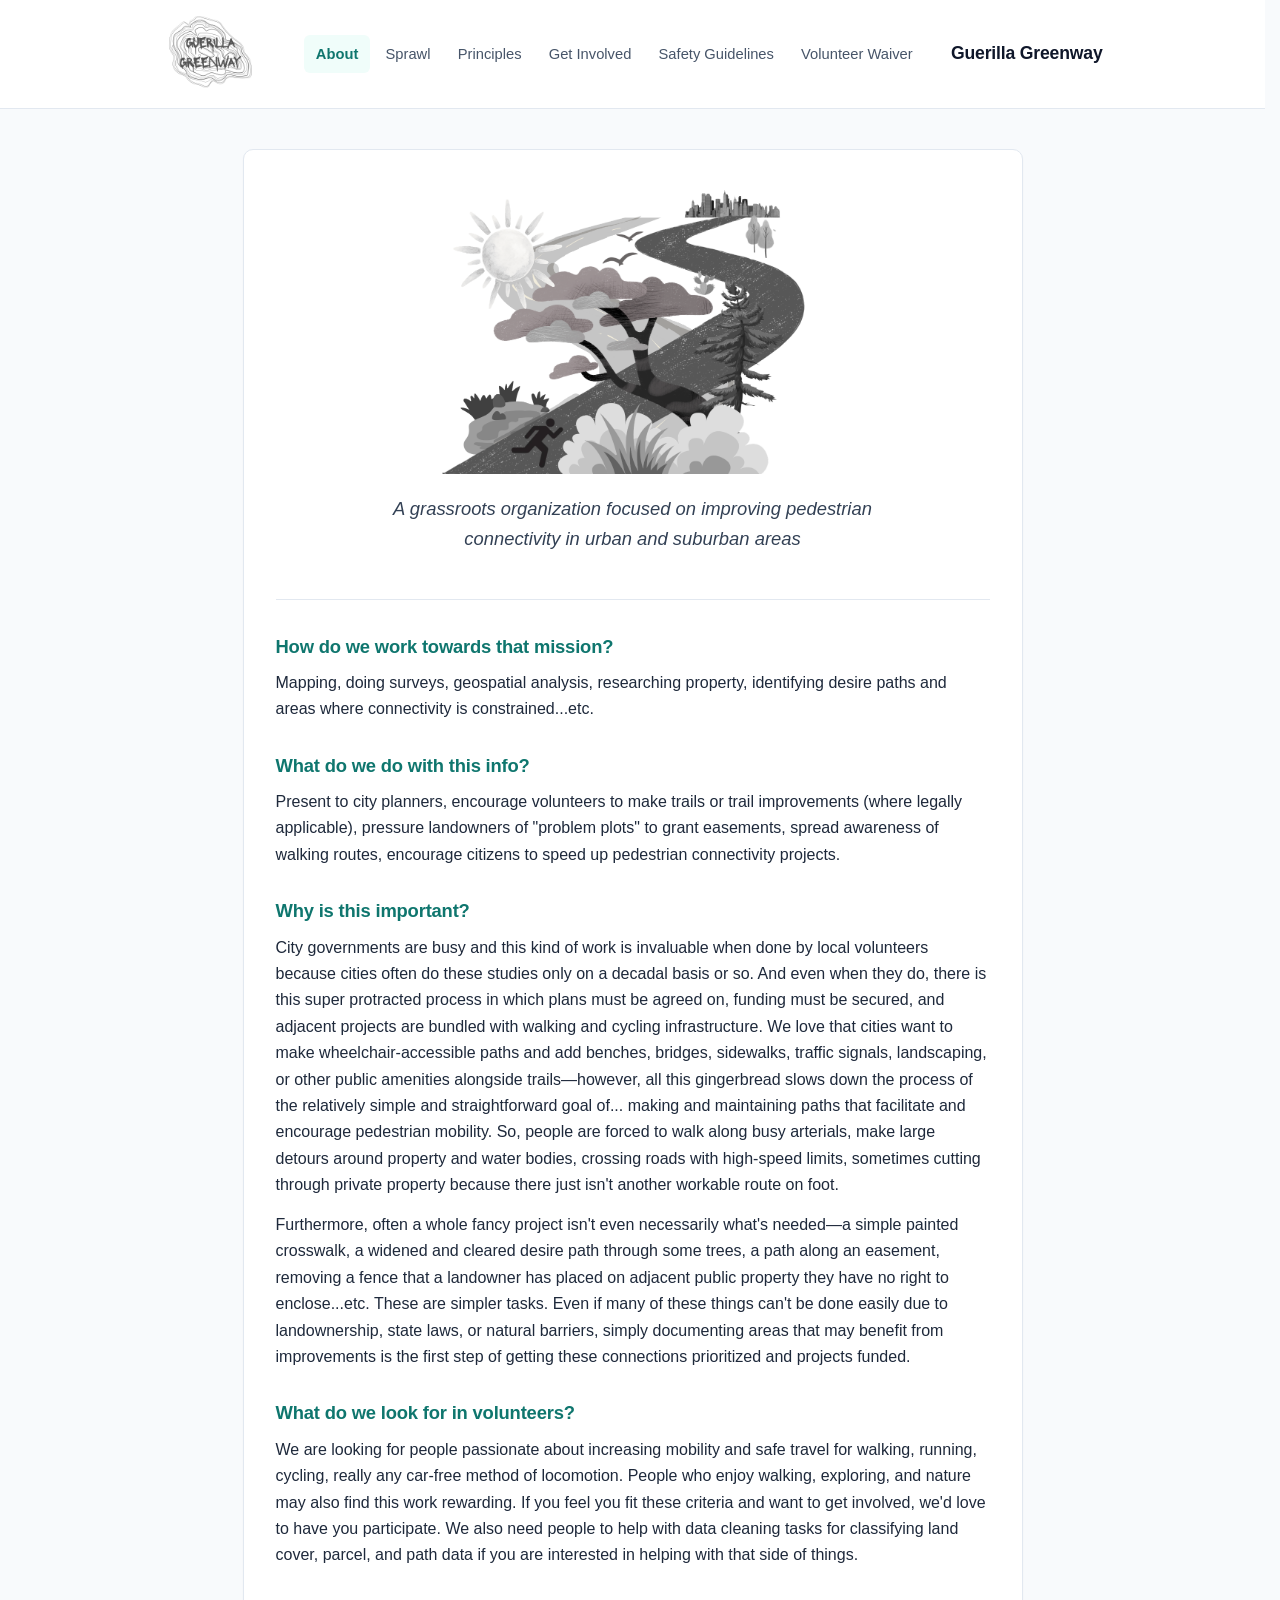
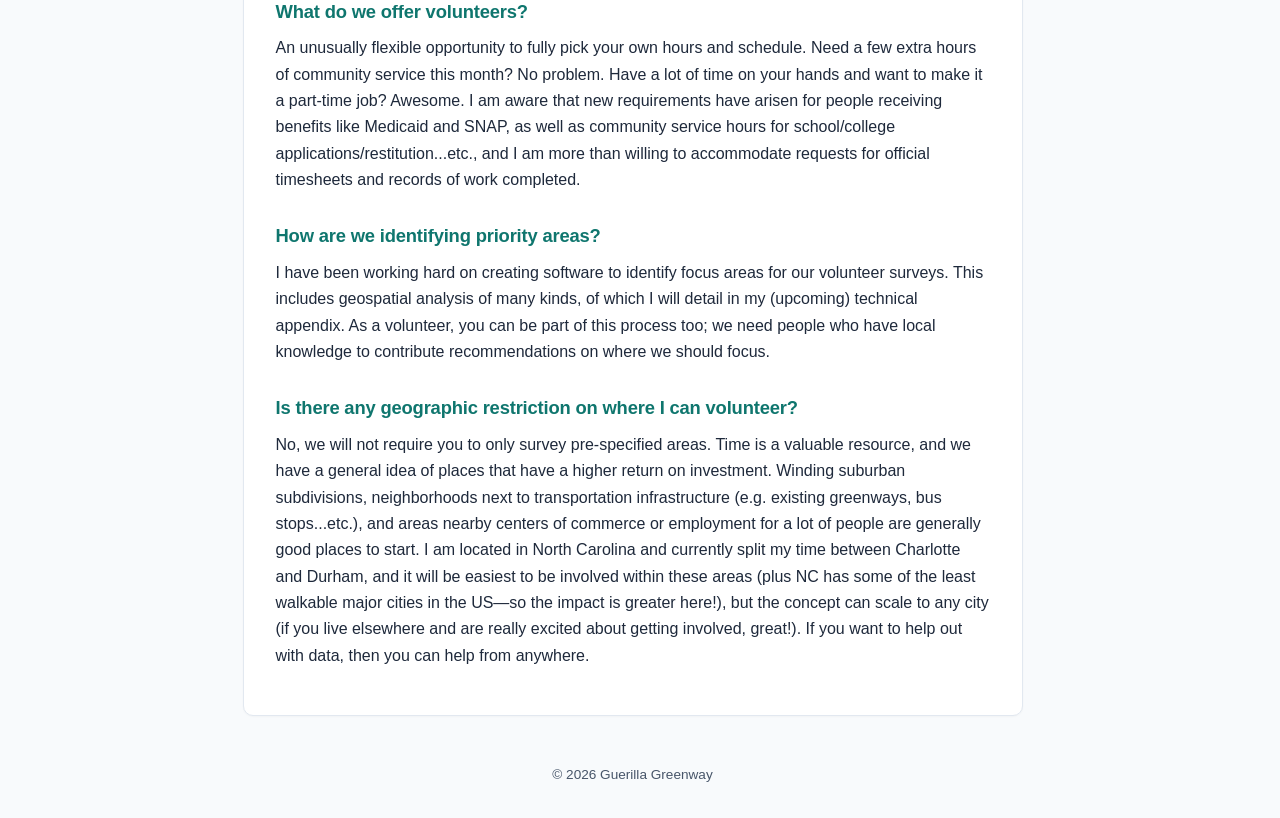
<file: index.html>
<!DOCTYPE html>
<html lang="en">
<head>
  <meta charset="UTF-8">
  <meta name="viewport" content="width=device-width, initial-scale=1.0">
  <title>About — Guerilla Greenway</title>
  <link rel="stylesheet" href="style.css">
  <link rel="icon" type="image/x-icon" href="favicon.ico">
</head>
<body>
  <header>
    <div class="nav-container">
      <a href="index.html" class="site-title">
        <span>Guerilla Greenway</span>
      </a>
      <nav>
        <a href="/"class="active">About</a>
        <a href="/history" >Sprawl</a>
        <a href="/core" >Principles</a>
        <a href="/prep" >Get Involved</a>
        <a href="/safety">Safety Guidelines</a>
        <a href="/waiver">Volunteer Waiver</a>
      </nav>
    </div>
  </header>

  <main>
    <div class="card">
      <div class="about-hero" style="text-align: center; padding: 0.5rem 0 1.25rem;">
        <img src="logo_alt_notext.png" alt="Guerilla Greenway detailed alt logo" style="max-width: 400px; width: 100%; height: auto; display: block; margin: 0 auto 1.25rem;">
        <p class="mission-lead" style="font-size: 1.15rem; font-style: italic; color: #334155; max-width: 560px; margin: 0 auto;">
          A grassroots organization focused on improving pedestrian connectivity in urban and suburban areas
        </p>
      </div>

      <hr style="border: 0; border-top: 1px solid #e2e8f0; margin: 1.5rem 0 2rem;">

      <section class="faq-item">
        <h2>How do we work towards that mission?</h2>
        <p>Mapping, doing surveys, geospatial analysis, researching property, identifying desire paths and areas where connectivity is constrained...etc.</p>
      </section>

      <section class="faq-item">
        <h2>What do we do with this info?</h2>
        <p>Present to city planners, encourage volunteers to make trails or trail improvements (where legally applicable), pressure landowners of "problem plots" to grant easements, spread awareness of walking routes, encourage citizens to speed up pedestrian connectivity projects.</p>
      </section>

      <section class="faq-item">
        <h2>Why is this important?</h2>
        <p>City governments are busy and this kind of work is invaluable when done by local volunteers because cities often do these studies only on a decadal basis or so. And even when they do, there is this super protracted process in which plans must be agreed on, funding must be secured, and adjacent projects are bundled with walking and cycling infrastructure. We love that cities want to make wheelchair-accessible paths and add benches, bridges, sidewalks, traffic signals, landscaping, or other public amenities alongside trails—however, all this gingerbread slows down the process of the relatively simple and straightforward goal of... making and maintaining paths that facilitate and encourage pedestrian mobility. So, people are forced to walk along busy arterials, make large detours around property and water bodies, crossing roads with high-speed limits, sometimes cutting through private property because there just isn't another workable route on foot.</p>
        <p>Furthermore, often a whole fancy project isn't even necessarily what's needed—a simple painted crosswalk, a widened and cleared desire path through some trees, a path along an easement, removing a fence that a landowner has placed on adjacent public property they have no right to enclose...etc. These are simpler tasks. Even if many of these things can't be done easily due to landownership, state laws, or natural barriers, simply documenting areas that may benefit from improvements is the first step of getting these connections prioritized and projects funded.</p>
      </section>

      <section class="faq-item">
        <h2>What do we look for in volunteers?</h2>
        <p>We are looking for people passionate about increasing mobility and safe travel for walking, running, cycling, really any car-free method of locomotion. People who enjoy walking, exploring, and nature may also find this work rewarding. If you feel you fit these criteria and want to get involved, we'd love to have you participate. We also need people to help with data cleaning tasks for classifying land cover, parcel, and path data if you are interested in helping with that side of things.</p>
      </section>

      <section class="faq-item">
        <h2>What do we offer volunteers?</h2>
        <p>An unusually flexible opportunity to fully pick your own hours and schedule. Need a few extra hours of community service this month? No problem. Have a lot of time on your hands and want to make it a part-time job? Awesome. I am aware that new requirements have arisen for people receiving benefits like Medicaid and SNAP, as well as community service hours for school/college applications/restitution...etc., and I am more than willing to accommodate requests for official timesheets and records of work completed.</p>
      </section>

      <section class="faq-item">
        <h2>How are we identifying priority areas?</h2>
        <p>I have been working hard on creating software to identify focus areas for our volunteer surveys. This includes geospatial analysis of many kinds, of which I will detail in my (upcoming) technical appendix. As a volunteer, you can be part of this process too; we need people who have local knowledge to contribute recommendations on where we should focus.</p>
      </section>

      <section class="faq-item">
        <h2>Is there any geographic restriction on where I can volunteer?</h2>
        <p>No, we will not require you to only survey pre-specified areas. Time is a valuable resource, and we have a general idea of places that have a higher return on investment. Winding suburban subdivisions, neighborhoods next to transportation infrastructure (e.g. existing greenways, bus stops...etc.), and areas nearby centers of commerce or employment for a lot of people are generally good places to start. I am located in North Carolina and currently split my time between Charlotte and Durham, and it will be easiest to be involved within these areas (plus NC has some of the least walkable major cities in the US—so the impact is greater here!), but the concept can scale to any city (if you live elsewhere and are really excited about getting involved, great!). If you want to help out with data, then you can help from anywhere.</p>
      </section>
    </div>
  </main>

  <footer>
    © 2026 Guerilla Greenway
  </footer>
</body>
</html>
</file>
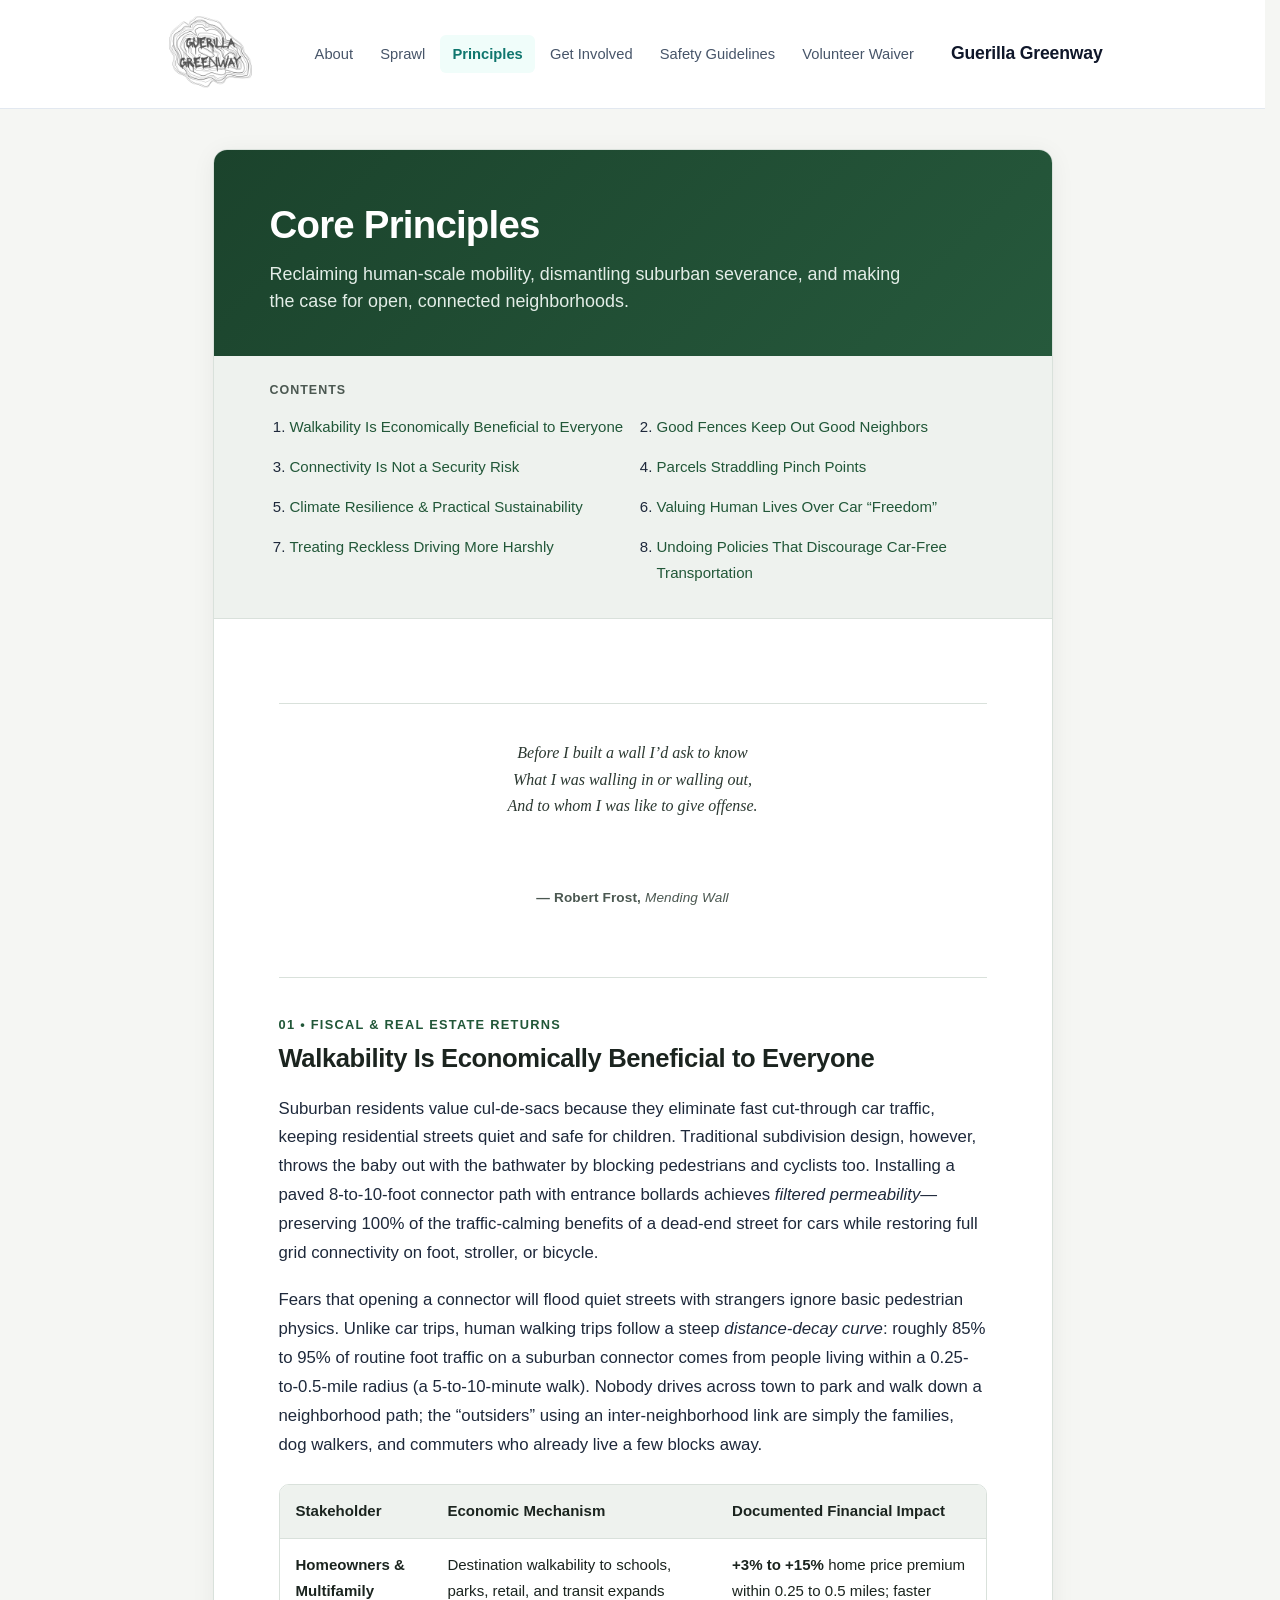
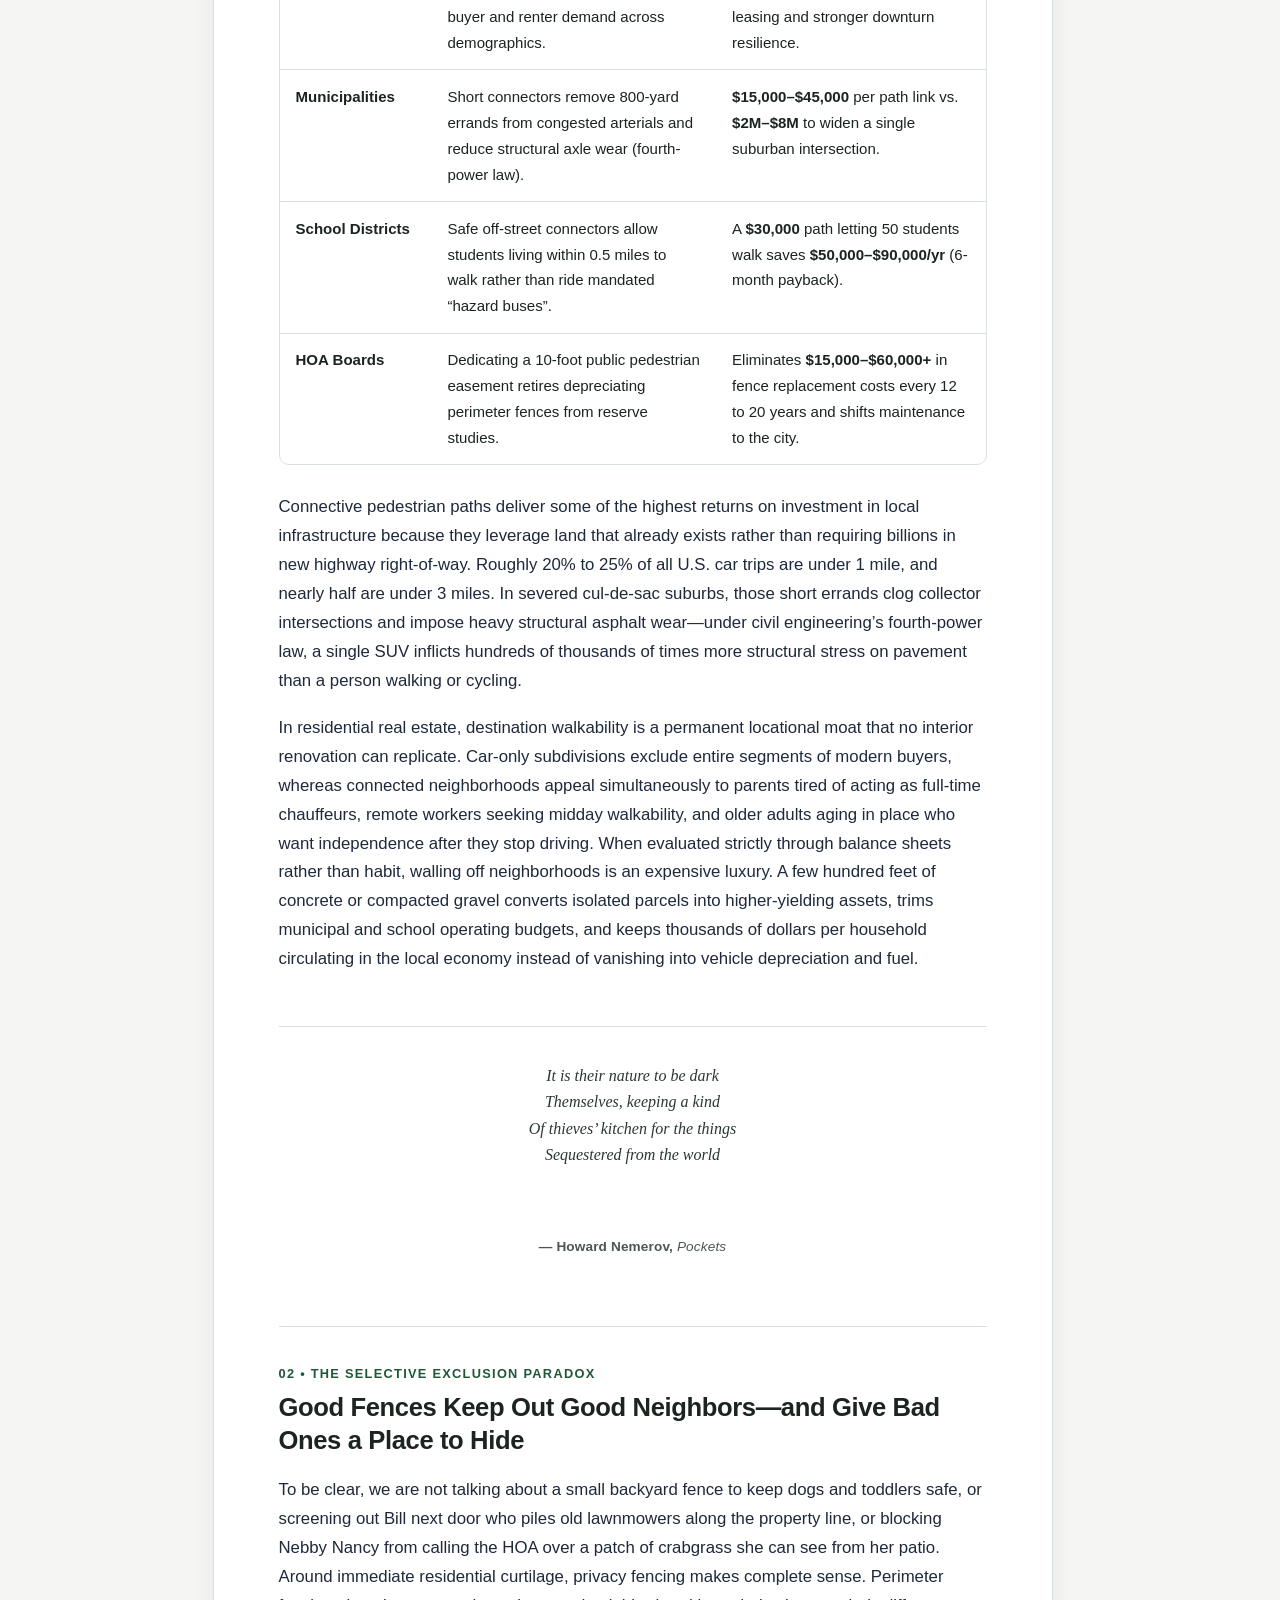
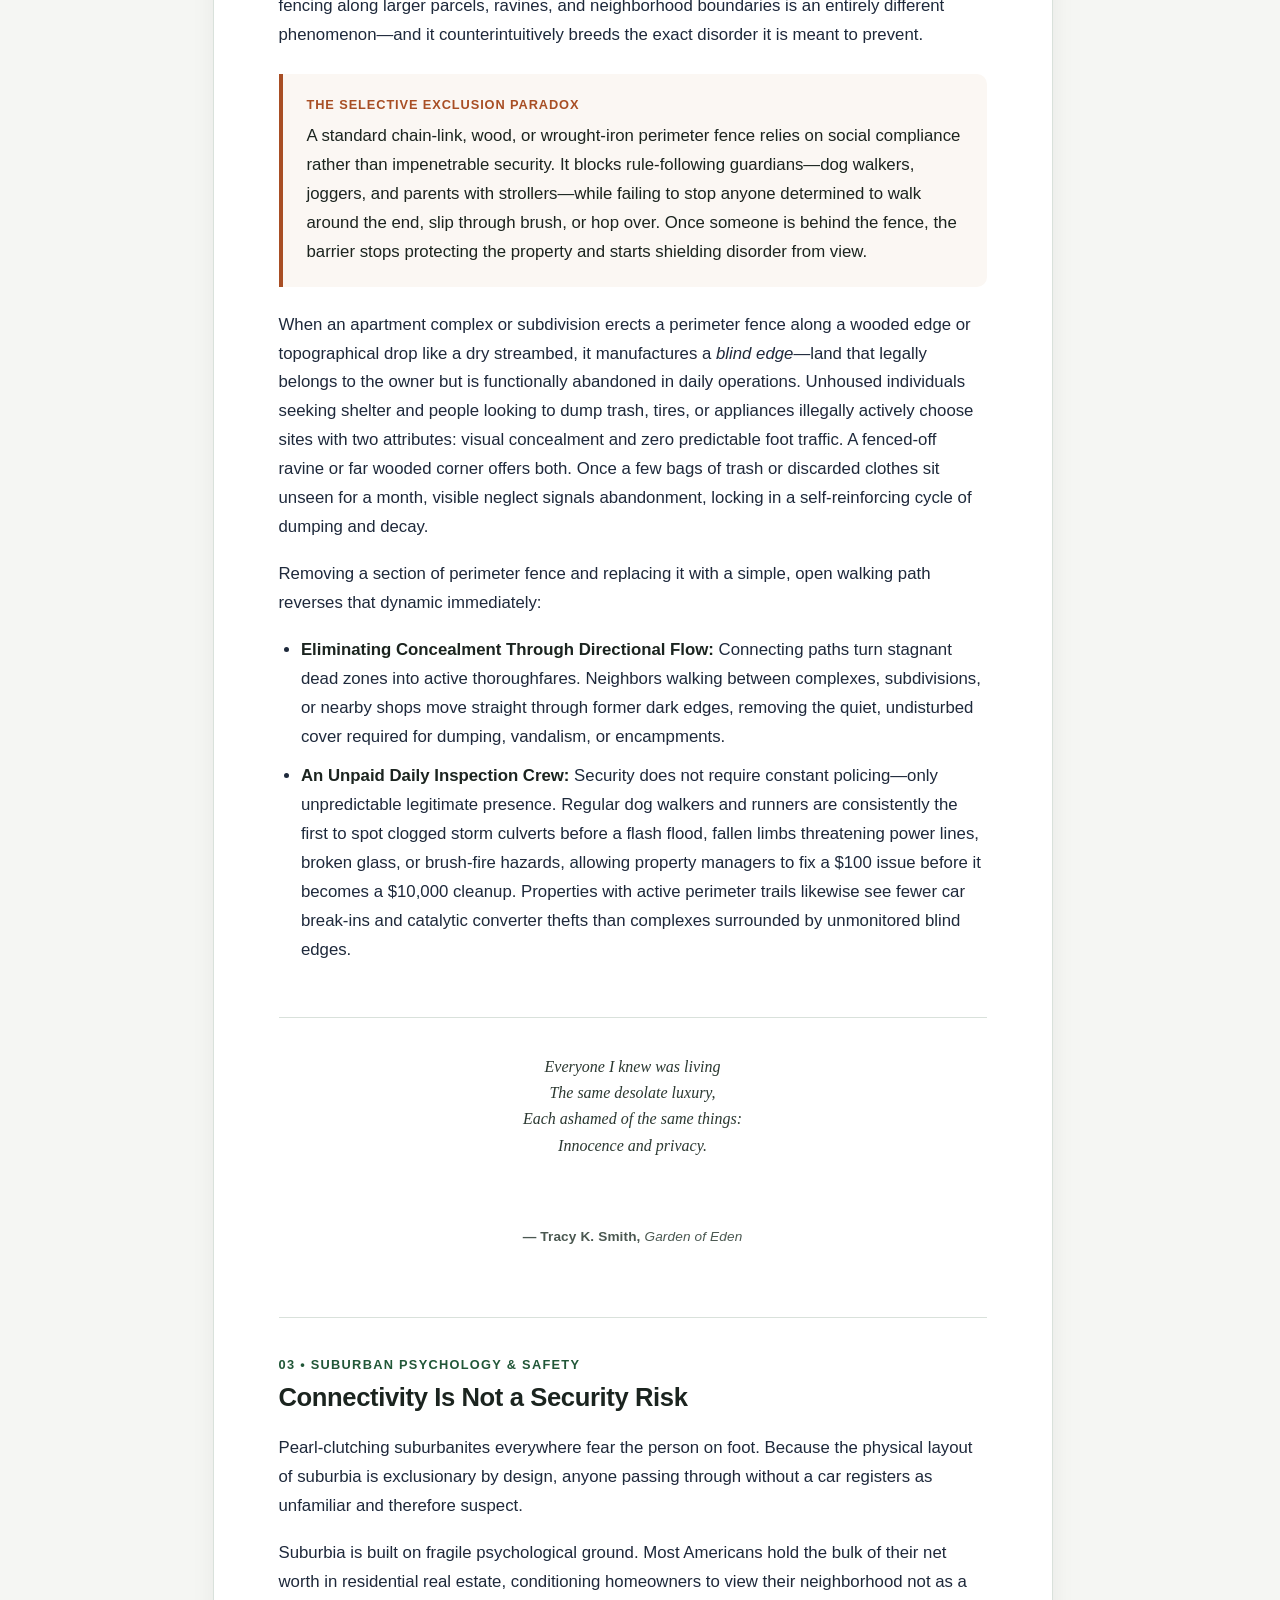
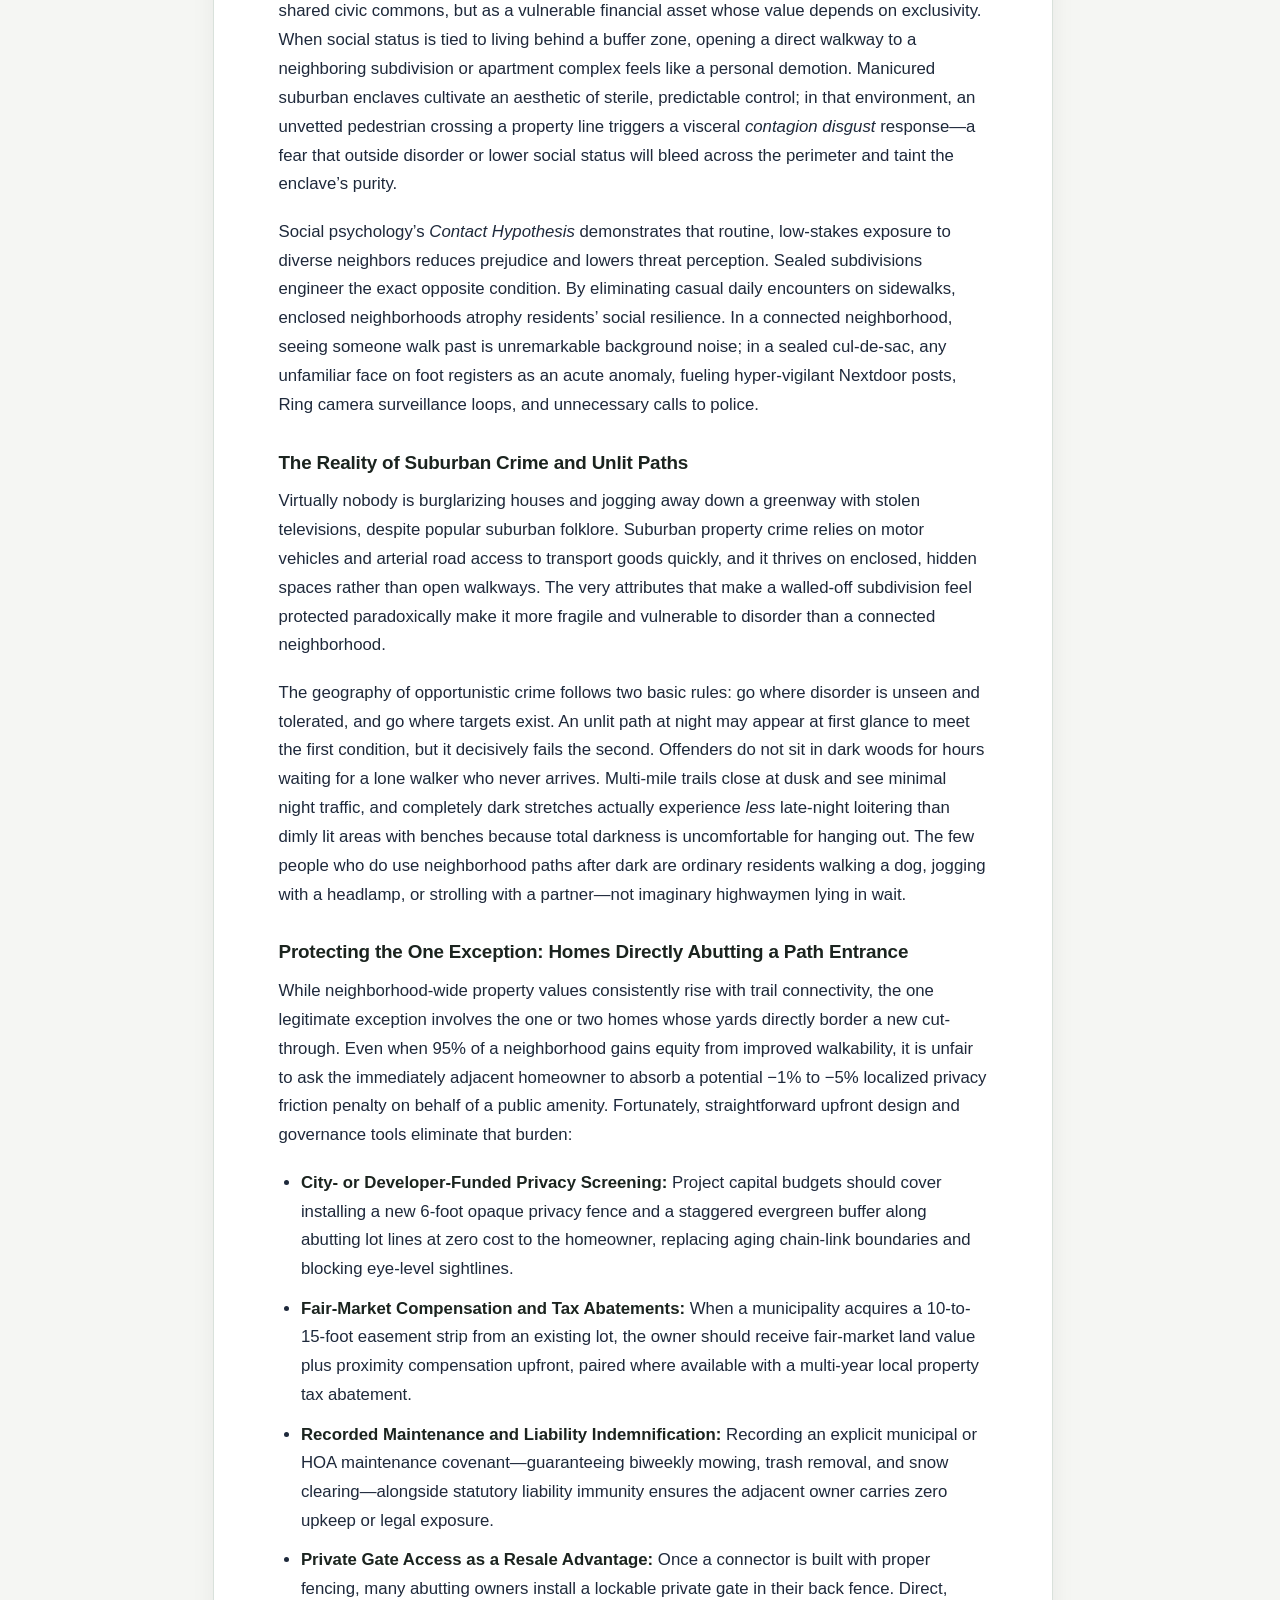
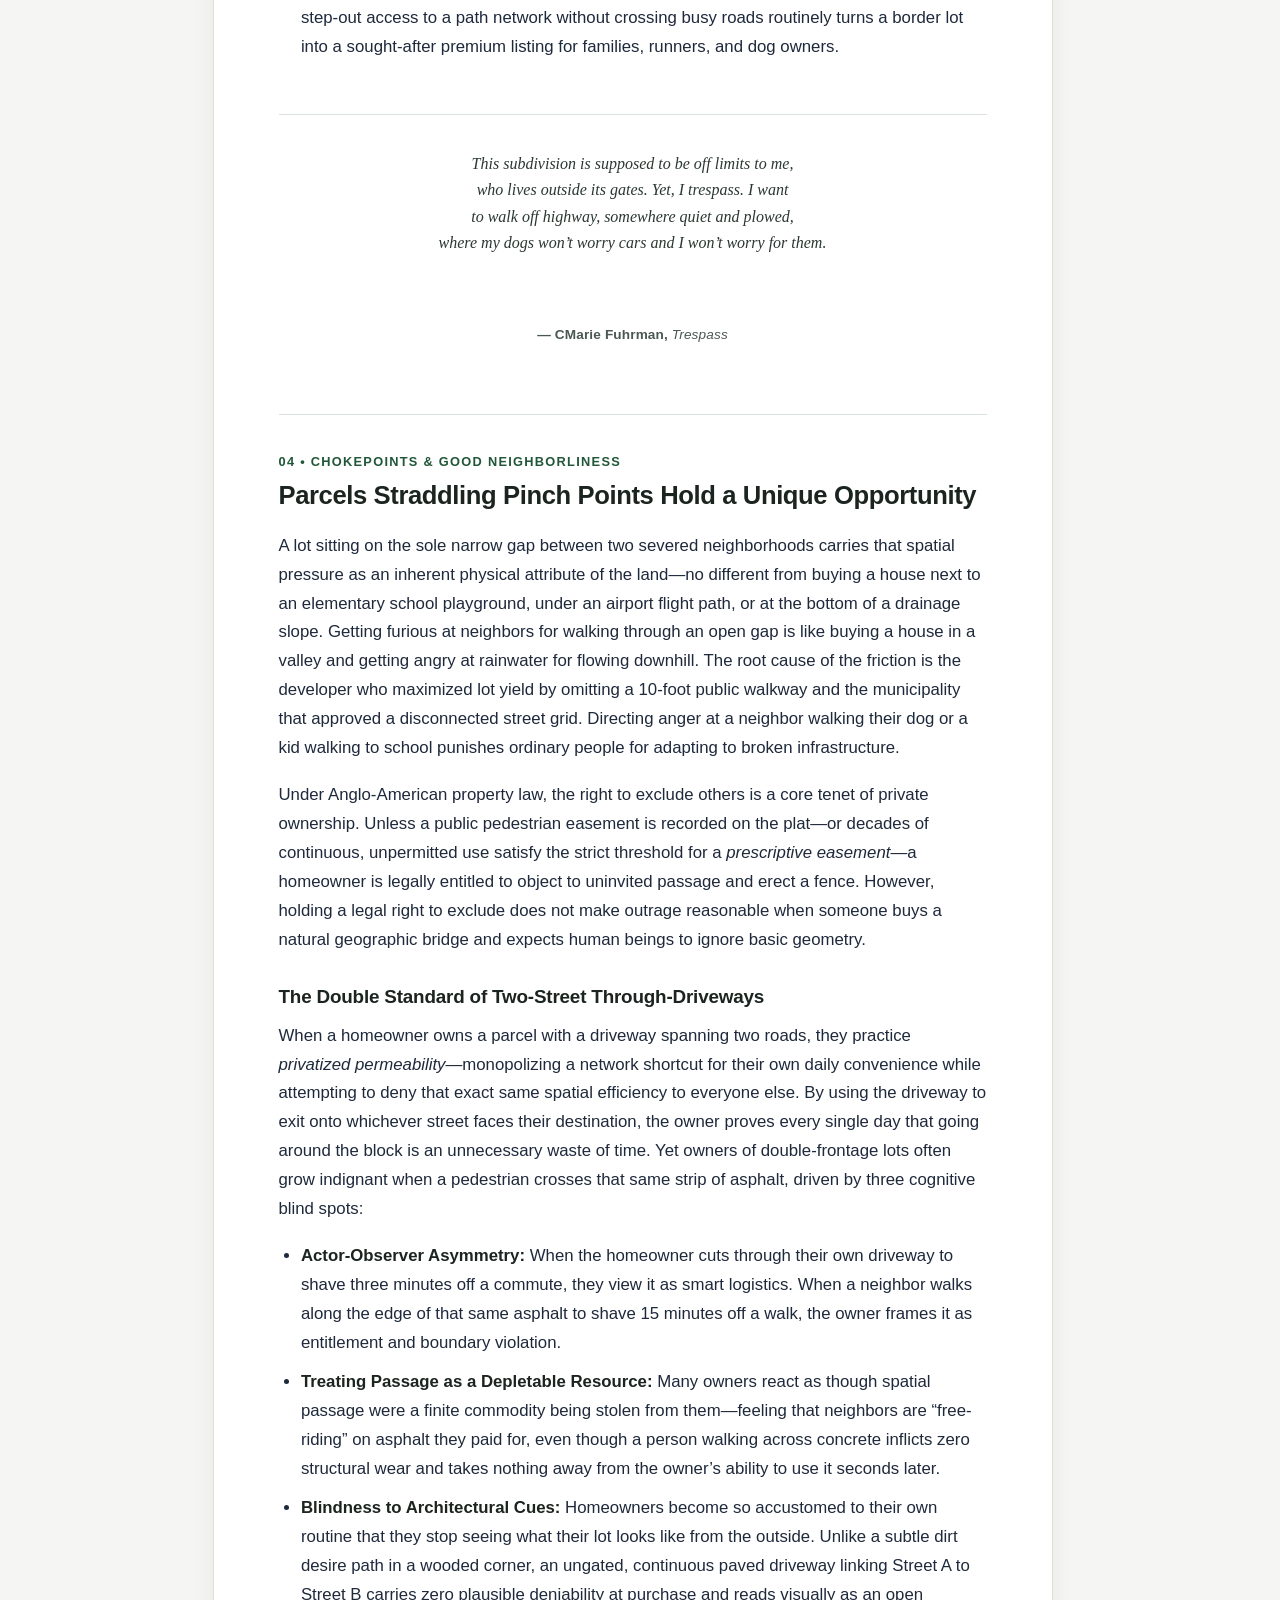
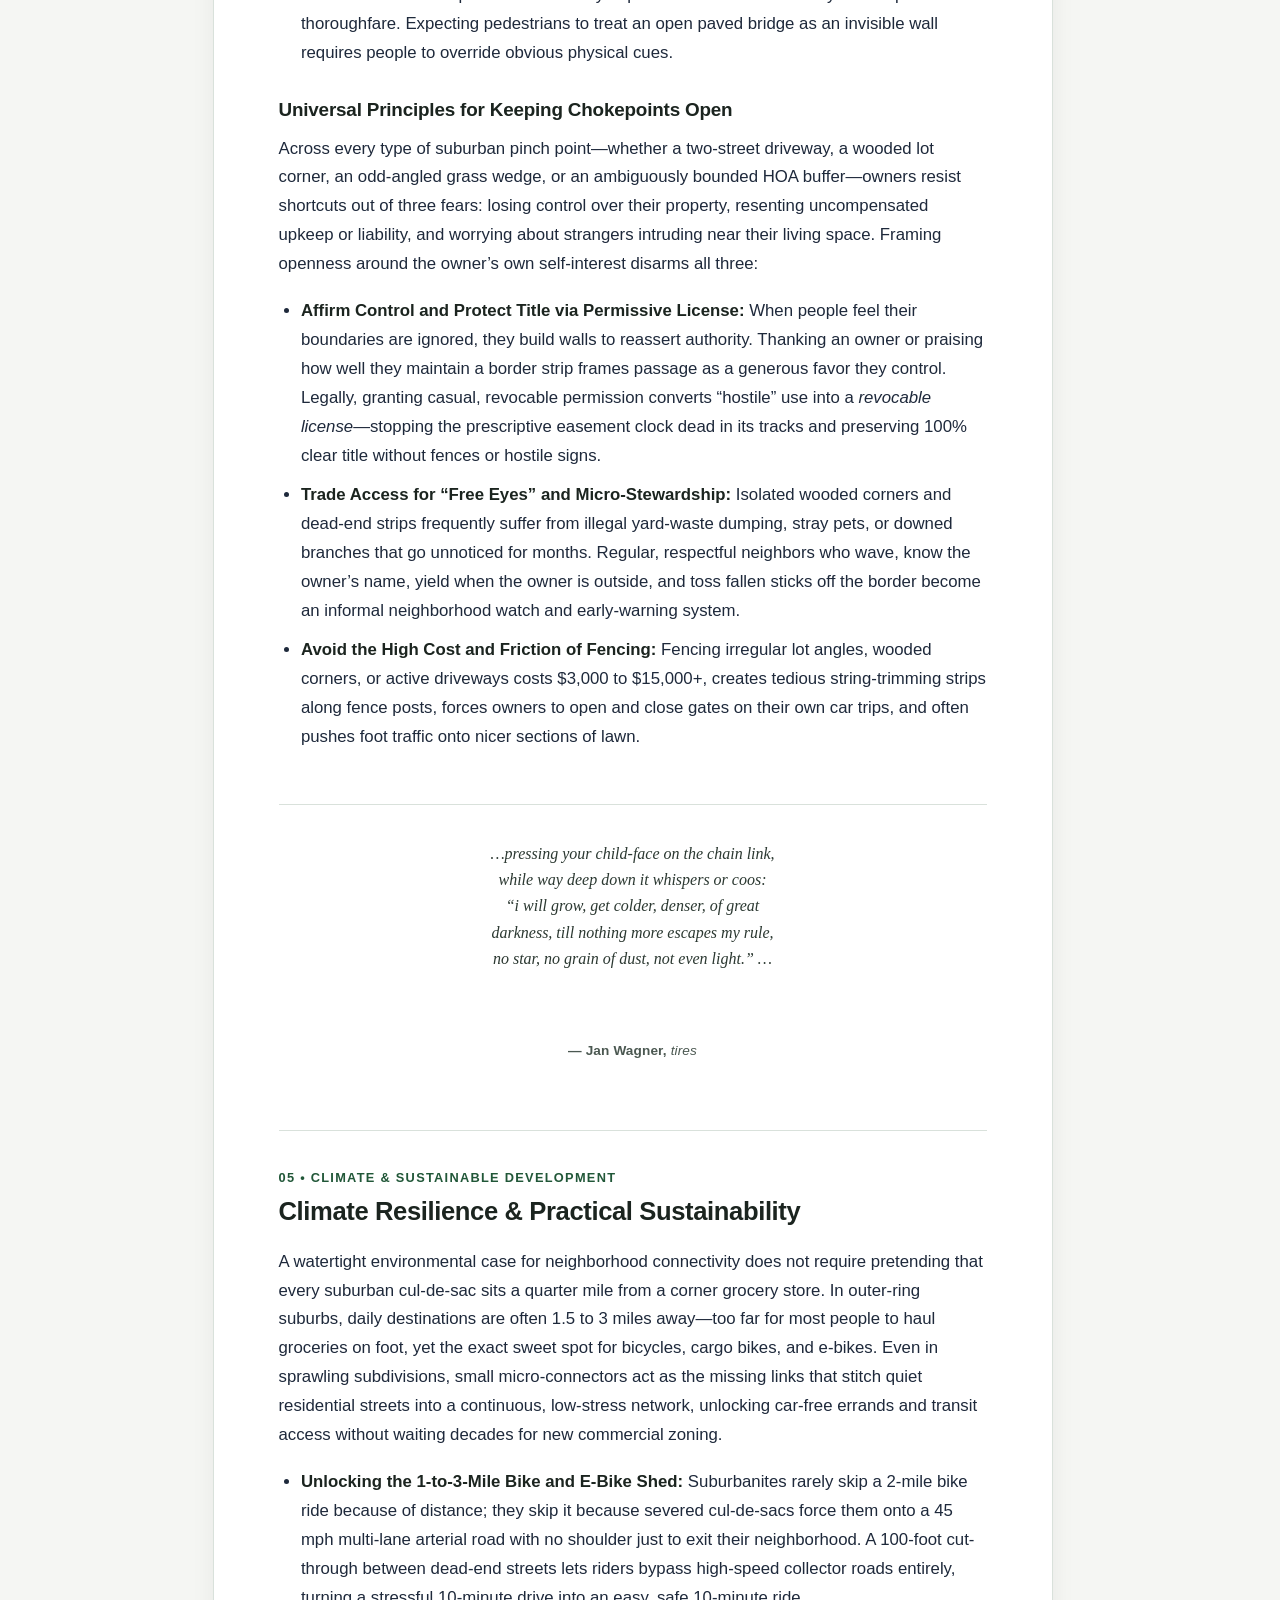
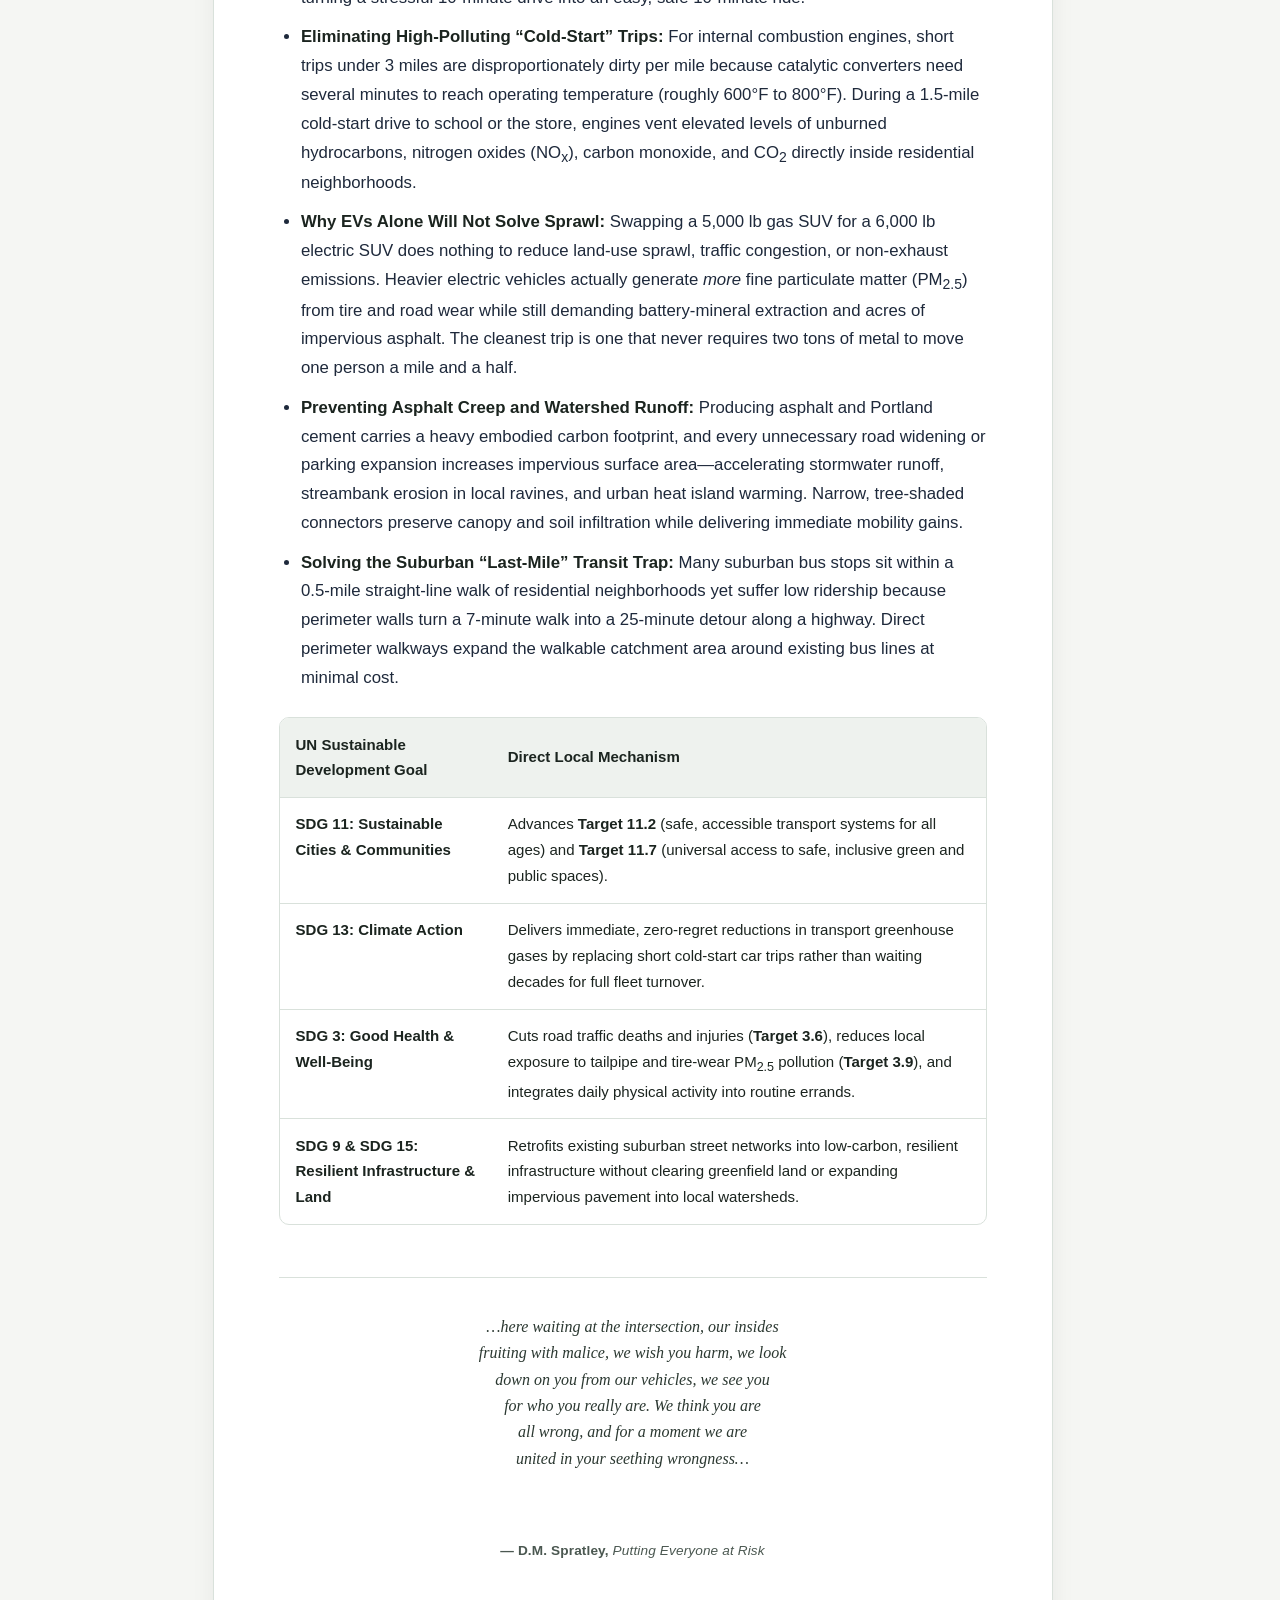
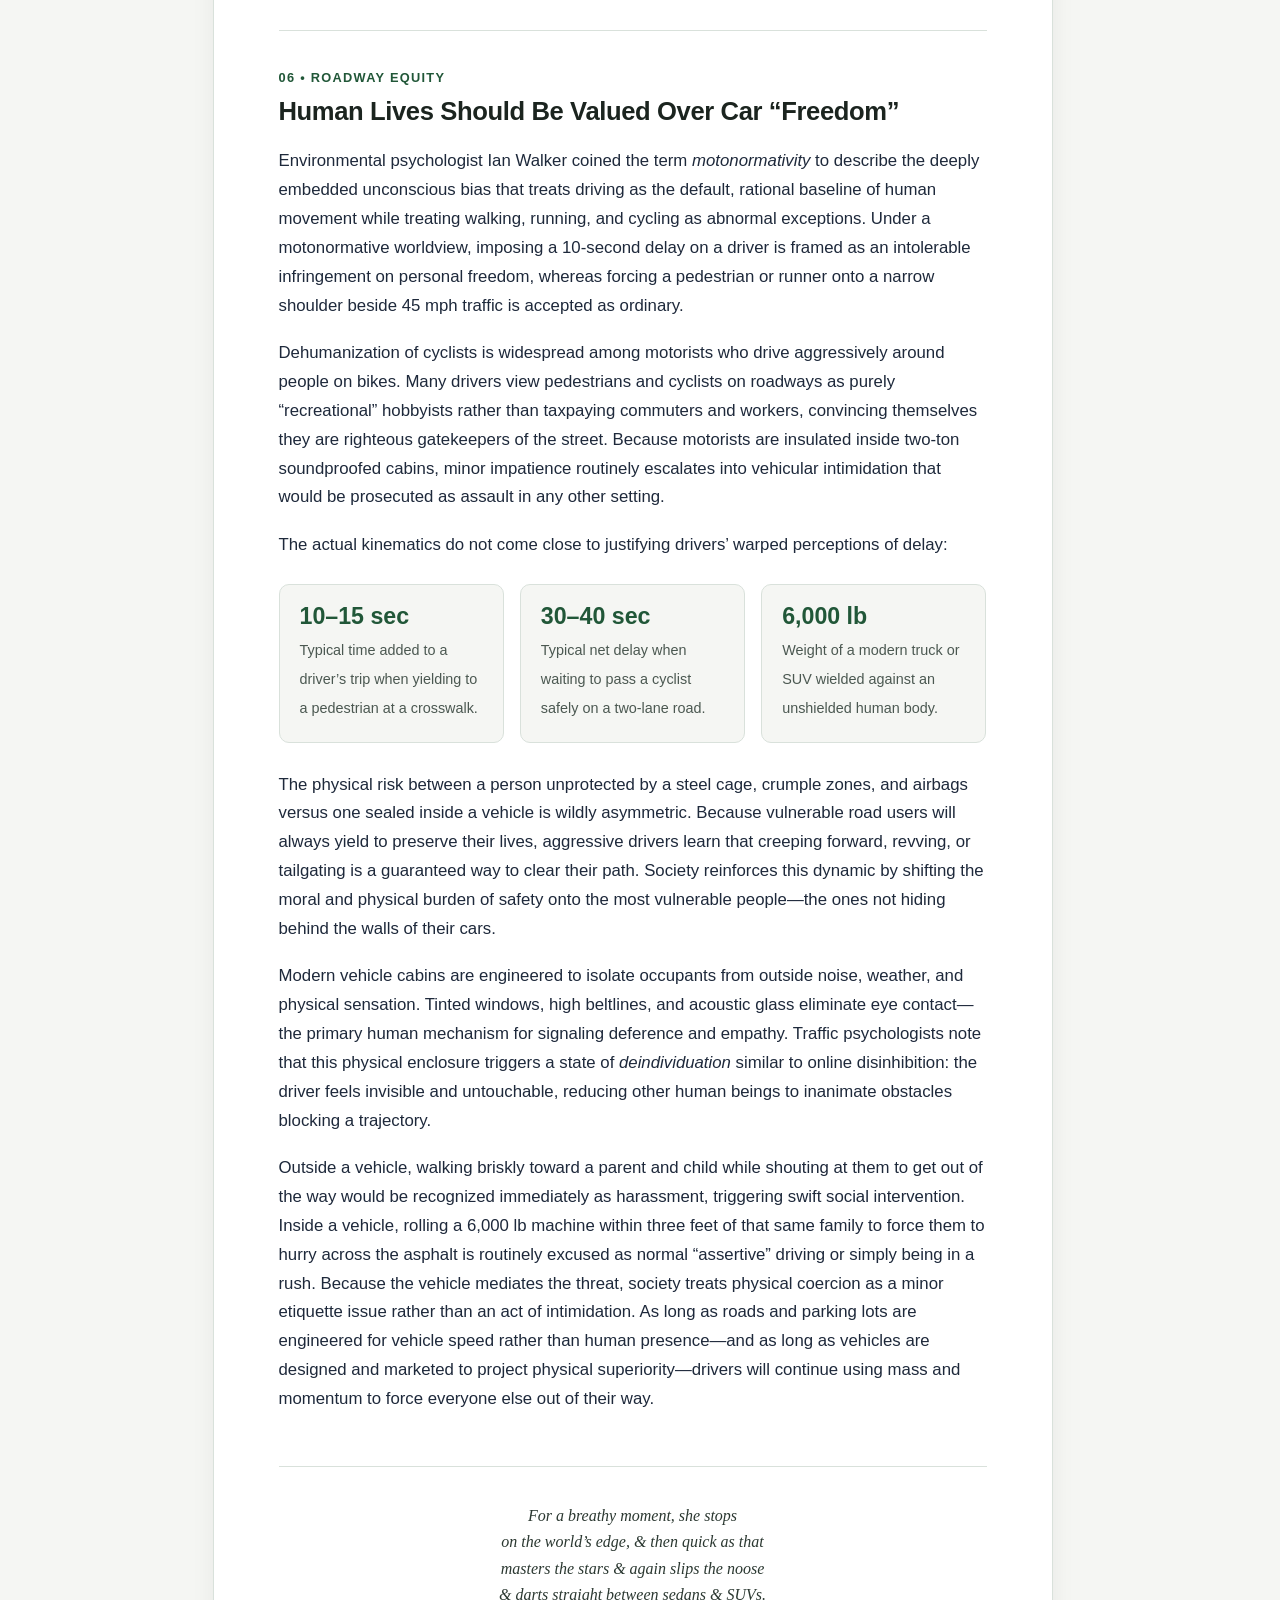
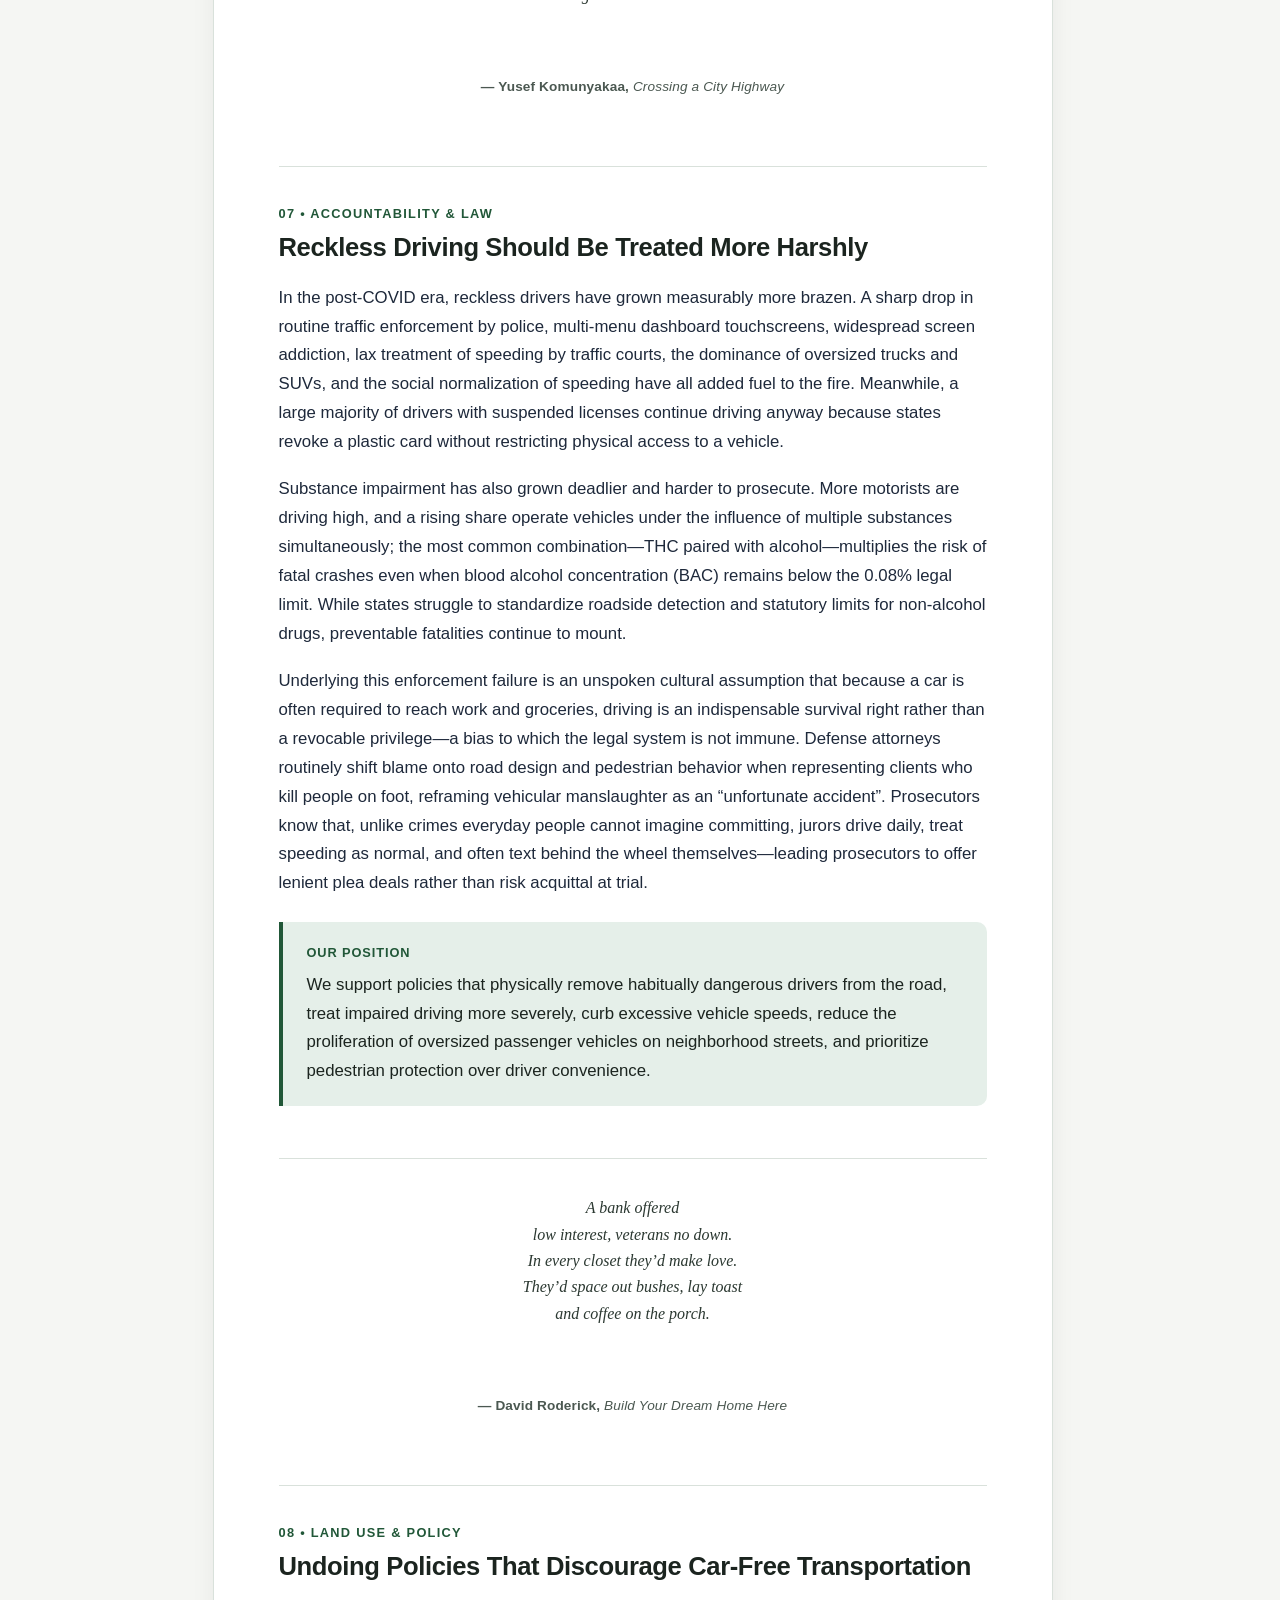
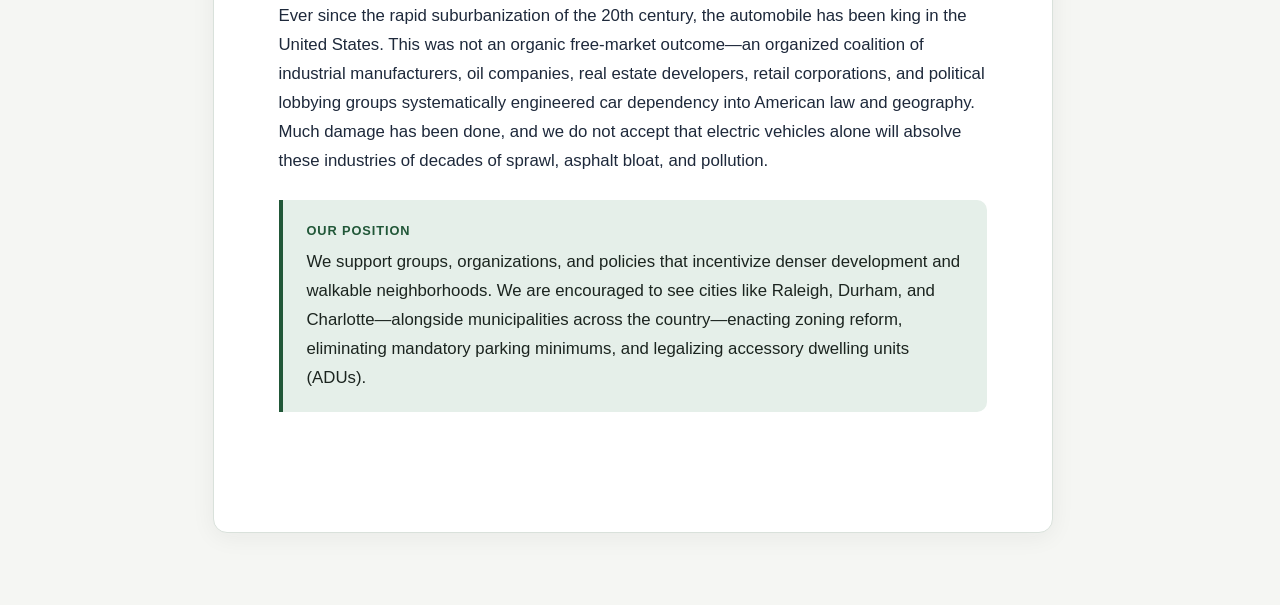
<file: core.html>
<!DOCTYPE html>
<html lang="en">
<head>
  <meta charset="UTF-8" />
  <meta name="viewport" content="width=device-width, initial-scale=1.0" />
  <title>Principles — Guerilla Greenway</title>
  <link rel="stylesheet" href="style.css" />
  <style>
    :root {
      --bg-page: #f5f6f3;
      --bg-surface: #ffffff;
      --bg-subtle: #eef2ee;
      --bg-warm: #fbf7f3;
      --text-main: #1b241f;
      --text-muted: #4b5851;
      --accent-green: #215738;
      --accent-green-light: #e5efe9;
      --accent-terracotta: #a84e24;
      --border-light: #d9e1db;
      --shadow-card: 0 4px 24px rgba(27, 36, 31, 0.06);
      --radius: 10px;
    }

    html {
      scroll-behavior: smooth;
    }

    body {
      margin: 0;
      padding: 0;
      background-color: var(--bg-page);
      color: var(--text-main);
    }

    /* Wraps the article below your full-width site header */
    .page-wrapper {
      padding: 2.5rem 1.25rem 4.5rem;
      font-family: -apple-system, BlinkMacSystemFont, "Segoe UI", Roboto, Oxygen, Ubuntu, Cantarell, sans-serif;
      font-size: 1.05rem;
      line-height: 1.72;
      -webkit-font-smoothing: antialiased;
    }

    .page-wrapper *,
    .page-wrapper *::before,
    .page-wrapper *::after {
      box-sizing: border-box;
    }

    .container {
      max-width: 840px;
      margin: 0 auto;
      background: var(--bg-surface);
      border: 1px solid var(--border-light);
      border-radius: 14px;
      box-shadow: var(--shadow-card);
      overflow: hidden;
    }

    /* Page Banner (uses div to avoid colliding with site header CSS) */
    .doc-header {
      padding: 3.25rem 3.5rem 2.5rem;
      background: linear-gradient(135deg, #1b432c 0%, #26593c 100%);
      color: #ffffff;
    }

    .doc-header h1 {
      margin: 0 0 0.85rem;
      font-size: 2.4rem;
      line-height: 1.18;
      letter-spacing: -0.02em;
      font-weight: 800;
      color: #ffffff;
    }

    .doc-subtitle {
      margin: 0;
      font-size: 1.12rem;
      line-height: 1.55;
      color: #e3ede7;
      max-width: 64ch;
    }

    /* Table of Contents (uses div to avoid colliding with site nav CSS) */
    .toc {
      padding: 1.5rem 3.5rem;
      background-color: var(--bg-subtle);
      border-bottom: 1px solid var(--border-light);
    }

    .toc-title {
      font-size: 0.78rem;
      font-weight: 700;
      text-transform: uppercase;
      letter-spacing: 0.08em;
      color: var(--text-muted);
      margin: 0 0 0.75rem;
    }

    .toc ol {
      margin: 0;
      padding-left: 1.25rem;
      display: grid;
      grid-template-columns: repeat(auto-fit, minmax(290px, 1fr));
      gap: 0.4rem 1.75rem;
      font-size: 0.94rem;
    }

    .toc a {
      color: var(--accent-green);
      text-decoration: none;
      font-weight: 500;
    }

    .toc a:hover {
      text-decoration: underline;
    }

    /* Main Content */
    .content {
      padding: 2.75rem 3.5rem 3.5rem;
    }

    .content section {
      margin-bottom: 3.25rem;
    }

    .content section:last-child {
      margin-bottom: 0;
    }

    /* Chapter Epigraphs — centered horizontally & vertically on white between two rules */
    .epigraph {
      display: flex;
      flex-direction: column;
      align-items: center;
      justify-content: center;
      text-align: center;
      background-color: var(--bg-surface);
      border-top: 1px solid var(--border-light);
      border-bottom: 1px solid var(--border-light);
      padding: 2.25rem 1.5rem;
      margin: 0 0 2.25rem;
    }

    .epigraph p {
      margin: 0 0 0.65rem;
      max-width: 54ch;
      font-family: Georgia, "Times New Roman", serif;
      font-style: italic;
      font-size: 1rem;
      line-height: 1.65;
      color: #2b3831;
    }

    .epigraph footer {
      font-size: 0.85rem;
      font-style: normal;
      font-weight: 600;
      color: var(--text-muted);
      letter-spacing: 0.01em;
    }

    .epigraph cite {
      font-style: italic;
      font-weight: 500;
    }

    .section-num {
      display: block;
      font-size: 0.8rem;
      font-weight: 700;
      letter-spacing: 0.1em;
      text-transform: uppercase;
      color: var(--accent-green);
      margin-bottom: 0.35rem;
    }

    .content h2 {
      margin: 0 0 1.25rem;
      font-size: 1.6rem;
      line-height: 1.28;
      letter-spacing: -0.015em;
      color: var(--text-main);
    }

    .content h3 {
      margin: 1.85rem 0 0.75rem;
      font-size: 1.18rem;
      line-height: 1.35;
      color: var(--text-main);
    }

    .content p {
      margin: 0 0 1.15rem;
    }

    .content p:last-child {
      margin-bottom: 0;
    }

    .content ul,
    .content ol.styled-list {
      margin: 0.75rem 0 1.35rem;
      padding-left: 1.4rem;
    }

    .content li {
      margin-bottom: 0.65rem;
    }

    .content li strong {
      color: var(--text-main);
    }

    /* Callouts */
    .callout {
      margin: 1.5rem 0;
      padding: 1.25rem 1.5rem;
      background-color: var(--bg-subtle);
      border-left: 4px solid var(--accent-green);
      border-radius: 0 var(--radius) var(--radius) 0;
    }

    .callout.policy {
      background-color: var(--accent-green-light);
      border-left-color: var(--accent-green);
    }

    .callout.warning {
      background-color: var(--bg-warm);
      border-left-color: var(--accent-terracotta);
    }

    .callout-label {
      display: block;
      font-size: 0.8rem;
      font-weight: 700;
      text-transform: uppercase;
      letter-spacing: 0.07em;
      color: var(--accent-green);
      margin-bottom: 0.4rem;
    }

    .callout.warning .callout-label {
      color: var(--accent-terracotta);
    }

    /* Stat Cards */
    .stat-grid {
      display: grid;
      grid-template-columns: repeat(auto-fit, minmax(210px, 1fr));
      gap: 1rem;
      margin: 1.5rem 0 1.75rem;
    }

    .stat-card {
      padding: 1.15rem 1.25rem;
      background: var(--bg-page);
      border: 1px solid var(--border-light);
      border-radius: var(--radius);
    }

    .stat-value {
      display: block;
      font-size: 1.45rem;
      font-weight: 800;
      color: var(--accent-green);
      line-height: 1.2;
      margin-bottom: 0.35rem;
    }

    .stat-desc {
      font-size: 0.9rem;
      line-height: 1.45;
      color: var(--text-muted);
    }

    /* Comparison Table */
    .table-wrap {
      overflow-x: auto;
      margin: 1.5rem 0 1.75rem;
      border: 1px solid var(--border-light);
      border-radius: var(--radius);
    }

    .content table {
      width: 100%;
      border-collapse: collapse;
      font-size: 0.94rem;
      text-align: left;
    }

    .content th {
      background-color: var(--bg-subtle);
      color: var(--text-main);
      font-weight: 700;
      padding: 0.85rem 1rem;
      border-bottom: 1px solid var(--border-light);
    }

    .content td {
      padding: 0.85rem 1rem;
      border-bottom: 1px solid var(--border-light);
      vertical-align: top;
    }

    .content tr:last-child td {
      border-bottom: none;
    }

    /* Responsive & Print */
    @media (max-width: 680px) {
      .page-wrapper {
        padding: 0;
        background: var(--bg-surface);
      }

      .container {
        border: none;
        border-radius: 0;
        box-shadow: none;
      }

      .doc-header,
      .toc,
      .content {
        padding-left: 1.5rem;
        padding-right: 1.5rem;
      }

      .doc-header h1 {
        font-size: 1.9rem;
      }
    }

    @media print {
      header {
        display: none;
      }

      .page-wrapper {
        background: #ffffff;
        padding: 0;
        font-size: 10.5pt;
      }

      .container {
        box-shadow: none;
        border: none;
        max-width: 100%;
      }

      .doc-header {
        background: #1b432c !important;
        -webkit-print-color-adjust: exact;
        print-color-adjust: exact;
      }

      .toc {
        display: none;
      }

      .epigraph {
        break-inside: avoid;
      }

      .content section {
        break-inside: avoid-page;
      }
    }
  </style>
</head>
<body>
  <header>
    <div class="nav-container">
      <a href="index.html" class="site-title">
        <span>Guerilla Greenway</span>
      </a>
      <nav>
        <a href="index.html">About</a>
        <a href="history.html">Sprawl</a>
        <a href="core.html" class="active">Principles</a>
        <a href="prep.html">Get Involved</a>
        <a href="safety.html">Safety Guidelines</a>
        <a href="waiver.html">Volunteer Waiver</a>
      </nav>
    </div>
  </header>

  <div class="page-wrapper">
    <article class="container">
      <div class="doc-header">
        <h1>Core Principles</h1>
        <p class="doc-subtitle">
          Reclaiming human-scale mobility, dismantling suburban severance, and making the case for open, connected neighborhoods.
        </p>
      </div>

      <div class="toc" role="navigation" aria-label="Contents">
        <p class="toc-title">Contents</p>
        <ol>
          <li><a href="#walkability-economics">Walkability Is Economically Beneficial to Everyone</a></li>
          <li><a href="#fences-and-blind-edges">Good Fences Keep Out Good Neighbors</a></li>
          <li><a href="#connectivity-security">Connectivity Is Not a Security Risk</a></li>
          <li><a href="#pinch-points">Parcels Straddling Pinch Points</a></li>
          <li><a href="#sustainability">Climate Resilience & Practical Sustainability</a></li>
          <li><a href="#human-lives">Valuing Human Lives Over Car “Freedom”</a></li>
          <li><a href="#reckless-driving">Treating Reckless Driving More Harshly</a></li>
          <li><a href="#undoing-car-dependency">Undoing Policies That Discourage Car-Free Transportation</a></li>
        </ol>
      </div>

      <main class="content">
        <!-- SECTION 01 -->
        <section id="walkability-economics">
          <blockquote class="epigraph">
            <p>
              Before I built a wall I’d ask to know<br />
              What I was walling in or walling out,<br />
              And to whom I was like to give offense.
            </p>
            <footer>— Robert Frost, <cite>Mending Wall</cite></footer>
          </blockquote>
          <span class="section-num">01 • Fiscal & Real Estate Returns</span>
          <h2>Walkability Is Economically Beneficial to Everyone</h2>
          <p>
            Suburban residents value cul-de-sacs because they eliminate fast cut-through car traffic, keeping residential streets quiet and safe for children. Traditional subdivision design, however, throws the baby out with the bathwater by blocking pedestrians and cyclists too. Installing a paved 8-to-10-foot connector path with entrance bollards achieves <em>filtered permeability</em>—preserving 100% of the traffic-calming benefits of a dead-end street for cars while restoring full grid connectivity on foot, stroller, or bicycle.
          </p>
          <p>
            Fears that opening a connector will flood quiet streets with strangers ignore basic pedestrian physics. Unlike car trips, human walking trips follow a steep <em>distance-decay curve</em>: roughly 85% to 95% of routine foot traffic on a suburban connector comes from people living within a 0.25-to-0.5-mile radius (a 5-to-10-minute walk). Nobody drives across town to park and walk down a neighborhood path; the “outsiders” using an inter-neighborhood link are simply the families, dog walkers, and commuters who already live a few blocks away.
          </p>

          <div class="table-wrap">
            <table>
              <thead>
                <tr>
                  <th>Stakeholder</th>
                  <th>Economic Mechanism</th>
                  <th>Documented Financial Impact</th>
                </tr>
              </thead>
              <tbody>
                <tr>
                  <td><strong>Homeowners & Multifamily</strong></td>
                  <td>Destination walkability to schools, parks, retail, and transit expands buyer and renter demand across demographics.</td>
                  <td><strong>+3% to +15%</strong> home price premium within 0.25 to 0.5 miles; faster leasing and stronger downturn resilience.</td>
                </tr>
                <tr>
                  <td><strong>Municipalities</strong></td>
                  <td>Short connectors remove 800-yard errands from congested arterials and reduce structural axle wear (fourth-power law).</td>
                  <td><strong>$15,000–$45,000</strong> per path link vs. <strong>$2M–$8M</strong> to widen a single suburban intersection.</td>
                </tr>
                <tr>
                  <td><strong>School Districts</strong></td>
                  <td>Safe off-street connectors allow students living within 0.5 miles to walk rather than ride mandated “hazard buses”.</td>
                  <td>A <strong>$30,000</strong> path letting 50 students walk saves <strong>$50,000–$90,000/yr</strong> (6-month payback).</td>
                </tr>
                <tr>
                  <td><strong>HOA Boards</strong></td>
                  <td>Dedicating a 10-foot public pedestrian easement retires depreciating perimeter fences from reserve studies.</td>
                  <td>Eliminates <strong>$15,000–$60,000+</strong> in fence replacement costs every 12 to 20 years and shifts maintenance to the city.</td>
                </tr>
              </tbody>
            </table>
          </div>

          <p>
            Connective pedestrian paths deliver some of the highest returns on investment in local infrastructure because they leverage land that already exists rather than requiring billions in new highway right-of-way. Roughly 20% to 25% of all U.S. car trips are under 1 mile, and nearly half are under 3 miles. In severed cul-de-sac suburbs, those short errands clog collector intersections and impose heavy structural asphalt wear—under civil engineering’s fourth-power law, a single SUV inflicts hundreds of thousands of times more structural stress on pavement than a person walking or cycling.
          </p>
          <p>
            In residential real estate, destination walkability is a permanent locational moat that no interior renovation can replicate. Car-only subdivisions exclude entire segments of modern buyers, whereas connected neighborhoods appeal simultaneously to parents tired of acting as full-time chauffeurs, remote workers seeking midday walkability, and older adults aging in place who want independence after they stop driving. When evaluated strictly through balance sheets rather than habit, walling off neighborhoods is an expensive luxury. A few hundred feet of concrete or compacted gravel converts isolated parcels into higher-yielding assets, trims municipal and school operating budgets, and keeps thousands of dollars per household circulating in the local economy instead of vanishing into vehicle depreciation and fuel.
          </p>
        </section>

        <!-- SECTION 02 -->
        <section id="fences-and-blind-edges">
          <blockquote class="epigraph">
            <p>
              It is their nature to be dark<br />
              Themselves, keeping a kind<br />
              Of thieves’ kitchen for the things<br />
              Sequestered from the world
            </p>
            <footer>— Howard Nemerov, <cite>Pockets</cite></footer>
          </blockquote>
          <span class="section-num">02 • The Selective Exclusion Paradox</span>
          <h2>Good Fences Keep Out Good Neighbors—and Give Bad Ones a Place to Hide</h2>
          <p>
            To be clear, we are not talking about a small backyard fence to keep dogs and toddlers safe, or screening out Bill next door who piles old lawnmowers along the property line, or blocking Nebby Nancy from calling the HOA over a patch of crabgrass she can see from her patio. Around immediate residential curtilage, privacy fencing makes complete sense. Perimeter fencing along larger parcels, ravines, and neighborhood boundaries is an entirely different phenomenon—and it counterintuitively breeds the exact disorder it is meant to prevent.
          </p>

          <div class="callout warning">
            <span class="callout-label">The Selective Exclusion Paradox</span>
            A standard chain-link, wood, or wrought-iron perimeter fence relies on social compliance rather than impenetrable security. It blocks rule-following guardians—dog walkers, joggers, and parents with strollers—while failing to stop anyone determined to walk around the end, slip through brush, or hop over. Once someone is behind the fence, the barrier stops protecting the property and starts shielding disorder from view.
          </div>

          <p>
            When an apartment complex or subdivision erects a perimeter fence along a wooded edge or topographical drop like a dry streambed, it manufactures a <em>blind edge</em>—land that legally belongs to the owner but is functionally abandoned in daily operations. Unhoused individuals seeking shelter and people looking to dump trash, tires, or appliances illegally actively choose sites with two attributes: visual concealment and zero predictable foot traffic. A fenced-off ravine or far wooded corner offers both. Once a few bags of trash or discarded clothes sit unseen for a month, visible neglect signals abandonment, locking in a self-reinforcing cycle of dumping and decay.
          </p>
          <p>
            Removing a section of perimeter fence and replacing it with a simple, open walking path reverses that dynamic immediately:
          </p>
          <ul class="styled-list">
            <li><strong>Eliminating Concealment Through Directional Flow:</strong> Connecting paths turn stagnant dead zones into active thoroughfares. Neighbors walking between complexes, subdivisions, or nearby shops move straight through former dark edges, removing the quiet, undisturbed cover required for dumping, vandalism, or encampments.</li>
            <li><strong>An Unpaid Daily Inspection Crew:</strong> Security does not require constant policing—only unpredictable legitimate presence. Regular dog walkers and runners are consistently the first to spot clogged storm culverts before a flash flood, fallen limbs threatening power lines, broken glass, or brush-fire hazards, allowing property managers to fix a $100 issue before it becomes a $10,000 cleanup. Properties with active perimeter trails likewise see fewer car break-ins and catalytic converter thefts than complexes surrounded by unmonitored blind edges.</li>
          </ul>
        </section>

        <!-- SECTION 03 -->
        <section id="connectivity-security">
          <blockquote class="epigraph">
            <p>
              Everyone I knew was living<br />
              The same desolate luxury,<br />
              Each ashamed of the same things:<br />
              Innocence and privacy.
            </p>
            <footer>— Tracy K. Smith, <cite>Garden of Eden</cite></footer>
          </blockquote>
          <span class="section-num">03 • Suburban Psychology & Safety</span>
          <h2>Connectivity Is Not a Security Risk</h2>
          <p>
            Pearl-clutching suburbanites everywhere fear the person on foot. Because the physical layout of suburbia is exclusionary by design, anyone passing through without a car registers as unfamiliar and therefore suspect.
          </p>
          <p>
            Suburbia is built on fragile psychological ground. Most Americans hold the bulk of their net worth in residential real estate, conditioning homeowners to view their neighborhood not as a shared civic commons, but as a vulnerable financial asset whose value depends on exclusivity. When social status is tied to living behind a buffer zone, opening a direct walkway to a neighboring subdivision or apartment complex feels like a personal demotion. Manicured suburban enclaves cultivate an aesthetic of sterile, predictable control; in that environment, an unvetted pedestrian crossing a property line triggers a visceral <em>contagion disgust</em> response—a fear that outside disorder or lower social status will bleed across the perimeter and taint the enclave’s purity.
          </p>
          <p>
            Social psychology’s <em>Contact Hypothesis</em> demonstrates that routine, low-stakes exposure to diverse neighbors reduces prejudice and lowers threat perception. Sealed subdivisions engineer the exact opposite condition. By eliminating casual daily encounters on sidewalks, enclosed neighborhoods atrophy residents’ social resilience. In a connected neighborhood, seeing someone walk past is unremarkable background noise; in a sealed cul-de-sac, any unfamiliar face on foot registers as an acute anomaly, fueling hyper-vigilant Nextdoor posts, Ring camera surveillance loops, and unnecessary calls to police.
          </p>

          <h3>The Reality of Suburban Crime and Unlit Paths</h3>
          <p>
            Virtually nobody is burglarizing houses and jogging away down a greenway with stolen televisions, despite popular suburban folklore. Suburban property crime relies on motor vehicles and arterial road access to transport goods quickly, and it thrives on enclosed, hidden spaces rather than open walkways. The very attributes that make a walled-off subdivision feel protected paradoxically make it more fragile and vulnerable to disorder than a connected neighborhood.
          </p>
          <p>
            The geography of opportunistic crime follows two basic rules: go where disorder is unseen and tolerated, and go where targets exist. An unlit path at night may appear at first glance to meet the first condition, but it decisively fails the second. Offenders do not sit in dark woods for hours waiting for a lone walker who never arrives. Multi-mile trails close at dusk and see minimal night traffic, and completely dark stretches actually experience <em>less</em> late-night loitering than dimly lit areas with benches because total darkness is uncomfortable for hanging out. The few people who do use neighborhood paths after dark are ordinary residents walking a dog, jogging with a headlamp, or strolling with a partner—not imaginary highwaymen lying in wait.
          </p>

          <h3>Protecting the One Exception: Homes Directly Abutting a Path Entrance</h3>
          <p>
            While neighborhood-wide property values consistently rise with trail connectivity, the one legitimate exception involves the one or two homes whose yards directly border a new cut-through. Even when 95% of a neighborhood gains equity from improved walkability, it is unfair to ask the immediately adjacent homeowner to absorb a potential −1% to −5% localized privacy friction penalty on behalf of a public amenity. Fortunately, straightforward upfront design and governance tools eliminate that burden:
          </p>
          <ul class="styled-list">
            <li><strong>City- or Developer-Funded Privacy Screening:</strong> Project capital budgets should cover installing a new 6-foot opaque privacy fence and a staggered evergreen buffer along abutting lot lines at zero cost to the homeowner, replacing aging chain-link boundaries and blocking eye-level sightlines.</li>
            <li><strong>Fair-Market Compensation and Tax Abatements:</strong> When a municipality acquires a 10-to-15-foot easement strip from an existing lot, the owner should receive fair-market land value plus proximity compensation upfront, paired where available with a multi-year local property tax abatement.</li>
            <li><strong>Recorded Maintenance and Liability Indemnification:</strong> Recording an explicit municipal or HOA maintenance covenant—guaranteeing biweekly mowing, trash removal, and snow clearing—alongside statutory liability immunity ensures the adjacent owner carries zero upkeep or legal exposure.</li>
            <li><strong>Private Gate Access as a Resale Advantage:</strong> Once a connector is built with proper fencing, many abutting owners install a lockable private gate in their back fence. Direct, step-out access to a path network without crossing busy roads routinely turns a border lot into a sought-after premium listing for families, runners, and dog owners.</li>
          </ul>
        </section>

        <!-- SECTION 04 -->
        <section id="pinch-points">
          <blockquote class="epigraph">
            <p>
              This subdivision is supposed to be off limits to me,<br />
              who lives outside its gates. Yet, I trespass. I want<br />
              to walk off highway, somewhere quiet and plowed,<br />
              where my dogs won’t worry cars and I won’t worry for them.
            </p>
            <footer>— CMarie Fuhrman, <cite>Trespass</cite></footer>
          </blockquote>
          <span class="section-num">04 • Chokepoints & Good Neighborliness</span>
          <h2>Parcels Straddling Pinch Points Hold a Unique Opportunity</h2>
          <p>
            A lot sitting on the sole narrow gap between two severed neighborhoods carries that spatial pressure as an inherent physical attribute of the land—no different from buying a house next to an elementary school playground, under an airport flight path, or at the bottom of a drainage slope. Getting furious at neighbors for walking through an open gap is like buying a house in a valley and getting angry at rainwater for flowing downhill. The root cause of the friction is the developer who maximized lot yield by omitting a 10-foot public walkway and the municipality that approved a disconnected street grid. Directing anger at a neighbor walking their dog or a kid walking to school punishes ordinary people for adapting to broken infrastructure.
          </p>
          <p>
            Under Anglo-American property law, the right to exclude others is a core tenet of private ownership. Unless a public pedestrian easement is recorded on the plat—or decades of continuous, unpermitted use satisfy the strict threshold for a <em>prescriptive easement</em>—a homeowner is legally entitled to object to uninvited passage and erect a fence. However, holding a legal right to exclude does not make outrage reasonable when someone buys a natural geographic bridge and expects human beings to ignore basic geometry.
          </p>

          <h3>The Double Standard of Two-Street Through-Driveways</h3>
          <p>
            When a homeowner owns a parcel with a driveway spanning two roads, they practice <em>privatized permeability</em>—monopolizing a network shortcut for their own daily convenience while attempting to deny that exact same spatial efficiency to everyone else. By using the driveway to exit onto whichever street faces their destination, the owner proves every single day that going around the block is an unnecessary waste of time. Yet owners of double-frontage lots often grow indignant when a pedestrian crosses that same strip of asphalt, driven by three cognitive blind spots:
          </p>
          <ul class="styled-list">
            <li><strong>Actor-Observer Asymmetry:</strong> When the homeowner cuts through their own driveway to shave three minutes off a commute, they view it as smart logistics. When a neighbor walks along the edge of that same asphalt to shave 15 minutes off a walk, the owner frames it as entitlement and boundary violation.</li>
            <li><strong>Treating Passage as a Depletable Resource:</strong> Many owners react as though spatial passage were a finite commodity being stolen from them—feeling that neighbors are “free-riding” on asphalt they paid for, even though a person walking across concrete inflicts zero structural wear and takes nothing away from the owner’s ability to use it seconds later.</li>
            <li><strong>Blindness to Architectural Cues:</strong> Homeowners become so accustomed to their own routine that they stop seeing what their lot looks like from the outside. Unlike a subtle dirt desire path in a wooded corner, an ungated, continuous paved driveway linking Street A to Street B carries zero plausible deniability at purchase and reads visually as an open thoroughfare. Expecting pedestrians to treat an open paved bridge as an invisible wall requires people to override obvious physical cues.</li>
          </ul>

          <h3>Universal Principles for Keeping Chokepoints Open</h3>
          <p>
            Across every type of suburban pinch point—whether a two-street driveway, a wooded lot corner, an odd-angled grass wedge, or an ambiguously bounded HOA buffer—owners resist shortcuts out of three fears: losing control over their property, resenting uncompensated upkeep or liability, and worrying about strangers intruding near their living space. Framing openness around the owner’s own self-interest disarms all three:
          </p>
          <ul class="styled-list">
            <li><strong>Affirm Control and Protect Title via Permissive License:</strong> When people feel their boundaries are ignored, they build walls to reassert authority. Thanking an owner or praising how well they maintain a border strip frames passage as a generous favor they control. Legally, granting casual, revocable permission converts “hostile” use into a <em>revocable license</em>—stopping the prescriptive easement clock dead in its tracks and preserving 100% clear title without fences or hostile signs.</li>
            <li><strong>Trade Access for “Free Eyes” and Micro-Stewardship:</strong> Isolated wooded corners and dead-end strips frequently suffer from illegal yard-waste dumping, stray pets, or downed branches that go unnoticed for months. Regular, respectful neighbors who wave, know the owner’s name, yield when the owner is outside, and toss fallen sticks off the border become an informal neighborhood watch and early-warning system.</li>
            <li><strong>Avoid the High Cost and Friction of Fencing:</strong> Fencing irregular lot angles, wooded corners, or active driveways costs $3,000 to $15,000+, creates tedious string-trimming strips along fence posts, forces owners to open and close gates on their own car trips, and often pushes foot traffic onto nicer sections of lawn.</li>
          </ul>
        </section>

        <!-- SECTION 05 -->
        <section id="sustainability">
          <blockquote class="epigraph">
            <p>
              …pressing your child-face on the chain link,<br />
              while way deep down it whispers or coos:<br />
              “i will grow, get colder, denser, of great<br />
              darkness, till nothing more escapes my rule,<br />
              no star, no grain of dust, not even light.” …
            </p>
            <footer>— Jan Wagner, <cite>tires</cite></footer>
          </blockquote>
          <span class="section-num">05 • Climate & Sustainable Development</span>
          <h2>Climate Resilience & Practical Sustainability</h2>
          <p>
            A watertight environmental case for neighborhood connectivity does not require pretending that every suburban cul-de-sac sits a quarter mile from a corner grocery store. In outer-ring suburbs, daily destinations are often 1.5 to 3 miles away—too far for most people to haul groceries on foot, yet the exact sweet spot for bicycles, cargo bikes, and e-bikes. Even in sprawling subdivisions, small micro-connectors act as the missing links that stitch quiet residential streets into a continuous, low-stress network, unlocking car-free errands and transit access without waiting decades for new commercial zoning.
          </p>

          <ul class="styled-list">
            <li><strong>Unlocking the 1-to-3-Mile Bike and E-Bike Shed:</strong> Suburbanites rarely skip a 2-mile bike ride because of distance; they skip it because severed cul-de-sacs force them onto a 45 mph multi-lane arterial road with no shoulder just to exit their neighborhood. A 100-foot cut-through between dead-end streets lets riders bypass high-speed collector roads entirely, turning a stressful 10-minute drive into an easy, safe 10-minute ride.</li>
            <li><strong>Eliminating High-Polluting “Cold-Start” Trips:</strong> For internal combustion engines, short trips under 3 miles are disproportionately dirty per mile because catalytic converters need several minutes to reach operating temperature (roughly 600°F to 800°F). During a 1.5-mile cold-start drive to school or the store, engines vent elevated levels of unburned hydrocarbons, nitrogen oxides (NO<sub>x</sub>), carbon monoxide, and CO<sub>2</sub> directly inside residential neighborhoods.</li>
            <li><strong>Why EVs Alone Will Not Solve Sprawl:</strong> Swapping a 5,000 lb gas SUV for a 6,000 lb electric SUV does nothing to reduce land-use sprawl, traffic congestion, or non-exhaust emissions. Heavier electric vehicles actually generate <em>more</em> fine particulate matter (PM<sub>2.5</sub>) from tire and road wear while still demanding battery-mineral extraction and acres of impervious asphalt. The cleanest trip is one that never requires two tons of metal to move one person a mile and a half.</li>
            <li><strong>Preventing Asphalt Creep and Watershed Runoff:</strong> Producing asphalt and Portland cement carries a heavy embodied carbon footprint, and every unnecessary road widening or parking expansion increases impervious surface area—accelerating stormwater runoff, streambank erosion in local ravines, and urban heat island warming. Narrow, tree-shaded connectors preserve canopy and soil infiltration while delivering immediate mobility gains.</li>
            <li><strong>Solving the Suburban “Last-Mile” Transit Trap:</strong> Many suburban bus stops sit within a 0.5-mile straight-line walk of residential neighborhoods yet suffer low ridership because perimeter walls turn a 7-minute walk into a 25-minute detour along a highway. Direct perimeter walkways expand the walkable catchment area around existing bus lines at minimal cost.</li>
          </ul>

          <div class="table-wrap">
            <table>
              <thead>
                <tr>
                  <th>UN Sustainable Development Goal</th>
                  <th>Direct Local Mechanism</th>
                </tr>
              </thead>
              <tbody>
                <tr>
                  <td><strong>SDG 11: Sustainable Cities & Communities</strong></td>
                  <td>Advances <strong>Target 11.2</strong> (safe, accessible transport systems for all ages) and <strong>Target 11.7</strong> (universal access to safe, inclusive green and public spaces).</td>
                </tr>
                <tr>
                  <td><strong>SDG 13: Climate Action</strong></td>
                  <td>Delivers immediate, zero-regret reductions in transport greenhouse gases by replacing short cold-start car trips rather than waiting decades for full fleet turnover.</td>
                </tr>
                <tr>
                  <td><strong>SDG 3: Good Health & Well-Being</strong></td>
                  <td>Cuts road traffic deaths and injuries (<strong>Target 3.6</strong>), reduces local exposure to tailpipe and tire-wear PM<sub>2.5</sub> pollution (<strong>Target 3.9</strong>), and integrates daily physical activity into routine errands.</td>
                </tr>
                <tr>
                  <td><strong>SDG 9 & SDG 15: Resilient Infrastructure & Land</strong></td>
                  <td>Retrofits existing suburban street networks into low-carbon, resilient infrastructure without clearing greenfield land or expanding impervious pavement into local watersheds.</td>
                </tr>
              </tbody>
            </table>
          </div>
        </section>

        <!-- SECTION 06 -->
        <section id="human-lives">
          <blockquote class="epigraph">
            <p>
              …here waiting at the intersection, our insides<br />
              fruiting with malice, we wish you harm, we look<br />
              down on you from our vehicles, we see you<br />
              for who you really are. We think you are<br />
              all wrong, and for a moment we are<br />
              united in your seething wrongness…
            </p>
            <footer>— D.M. Spratley, <cite>Putting Everyone at Risk</cite></footer>
          </blockquote>
          <span class="section-num">06 • Roadway Equity</span>
          <h2>Human Lives Should Be Valued Over Car “Freedom”</h2>
          <p>
            Environmental psychologist Ian Walker coined the term <em>motonormativity</em> to describe the deeply embedded unconscious bias that treats driving as the default, rational baseline of human movement while treating walking, running, and cycling as abnormal exceptions. Under a motonormative worldview, imposing a 10-second delay on a driver is framed as an intolerable infringement on personal freedom, whereas forcing a pedestrian or runner onto a narrow shoulder beside 45 mph traffic is accepted as ordinary.
          </p>
          <p>
            Dehumanization of cyclists is widespread among motorists who drive aggressively around people on bikes. Many drivers view pedestrians and cyclists on roadways as purely “recreational” hobbyists rather than taxpaying commuters and workers, convincing themselves they are righteous gatekeepers of the street. Because motorists are insulated inside two-ton soundproofed cabins, minor impatience routinely escalates into vehicular intimidation that would be prosecuted as assault in any other setting.
          </p>
          <p>
            The actual kinematics do not come close to justifying drivers’ warped perceptions of delay:
          </p>

          <div class="stat-grid">
            <div class="stat-card">
              <span class="stat-value">10–15 sec</span>
              <span class="stat-desc">Typical time added to a driver’s trip when yielding to a pedestrian at a crosswalk.</span>
            </div>
            <div class="stat-card">
              <span class="stat-value">30–40 sec</span>
              <span class="stat-desc">Typical net delay when waiting to pass a cyclist safely on a two-lane road.</span>
            </div>
            <div class="stat-card">
              <span class="stat-value">6,000 lb</span>
              <span class="stat-desc">Weight of a modern truck or SUV wielded against an unshielded human body.</span>
            </div>
          </div>

          <p>
            The physical risk between a person unprotected by a steel cage, crumple zones, and airbags versus one sealed inside a vehicle is wildly asymmetric. Because vulnerable road users will always yield to preserve their lives, aggressive drivers learn that creeping forward, revving, or tailgating is a guaranteed way to clear their path. Society reinforces this dynamic by shifting the moral and physical burden of safety onto the most vulnerable people—the ones not hiding behind the walls of their cars.
          </p>
          <p>
            Modern vehicle cabins are engineered to isolate occupants from outside noise, weather, and physical sensation. Tinted windows, high beltlines, and acoustic glass eliminate eye contact—the primary human mechanism for signaling deference and empathy. Traffic psychologists note that this physical enclosure triggers a state of <em>deindividuation</em> similar to online disinhibition: the driver feels invisible and untouchable, reducing other human beings to inanimate obstacles blocking a trajectory.
          </p>
          <p>
            Outside a vehicle, walking briskly toward a parent and child while shouting at them to get out of the way would be recognized immediately as harassment, triggering swift social intervention. Inside a vehicle, rolling a 6,000 lb machine within three feet of that same family to force them to hurry across the asphalt is routinely excused as normal “assertive” driving or simply being in a rush. Because the vehicle mediates the threat, society treats physical coercion as a minor etiquette issue rather than an act of intimidation. As long as roads and parking lots are engineered for vehicle speed rather than human presence—and as long as vehicles are designed and marketed to project physical superiority—drivers will continue using mass and momentum to force everyone else out of their way.
          </p>
        </section>

        <!-- SECTION 07 -->
        <section id="reckless-driving">
          <blockquote class="epigraph">
            <p>
              For a breathy moment, she stops<br />
              on the world’s edge, & then quick as that<br />
              masters the stars & again slips the noose<br />
              & darts straight between sedans & SUVs.
            </p>
            <footer>— Yusef Komunyakaa, <cite>Crossing a City Highway</cite></footer>
          </blockquote>
          <span class="section-num">07 • Accountability & Law</span>
          <h2>Reckless Driving Should Be Treated More Harshly</h2>
          <p>
            In the post-COVID era, reckless drivers have grown measurably more brazen. A sharp drop in routine traffic enforcement by police, multi-menu dashboard touchscreens, widespread screen addiction, lax treatment of speeding by traffic courts, the dominance of oversized trucks and SUVs, and the social normalization of speeding have all added fuel to the fire. Meanwhile, a large majority of drivers with suspended licenses continue driving anyway because states revoke a plastic card without restricting physical access to a vehicle.
          </p>
          <p>
            Substance impairment has also grown deadlier and harder to prosecute. More motorists are driving high, and a rising share operate vehicles under the influence of multiple substances simultaneously; the most common combination—THC paired with alcohol—multiplies the risk of fatal crashes even when blood alcohol concentration (BAC) remains below the 0.08% legal limit. While states struggle to standardize roadside detection and statutory limits for non-alcohol drugs, preventable fatalities continue to mount.
          </p>
          <p>
            Underlying this enforcement failure is an unspoken cultural assumption that because a car is often required to reach work and groceries, driving is an indispensable survival right rather than a revocable privilege—a bias to which the legal system is not immune. Defense attorneys routinely shift blame onto road design and pedestrian behavior when representing clients who kill people on foot, reframing vehicular manslaughter as an “unfortunate accident”. Prosecutors know that, unlike crimes everyday people cannot imagine committing, jurors drive daily, treat speeding as normal, and often text behind the wheel themselves—leading prosecutors to offer lenient plea deals rather than risk acquittal at trial.
          </p>
          <div class="callout policy">
            <span class="callout-label">Our Position</span>
            We support policies that physically remove habitually dangerous drivers from the road, treat impaired driving more severely, curb excessive vehicle speeds, reduce the proliferation of oversized passenger vehicles on neighborhood streets, and prioritize pedestrian protection over driver convenience.
          </div>
        </section>

        <!-- SECTION 08 -->
        <section id="undoing-car-dependency">
          <blockquote class="epigraph">
            <p>
              A bank offered<br />
              low interest, veterans no down.<br />
              In every closet they’d make love.<br />
              They’d space out bushes, lay toast<br />
              and coffee on the porch.
            </p>
            <footer>— David Roderick, <cite>Build Your Dream Home Here</cite></footer>
          </blockquote>
          <span class="section-num">08 • Land Use & Policy</span>
          <h2>Undoing Policies That Discourage Car-Free Transportation</h2>
          <p>
            Ever since the rapid suburbanization of the 20th century, the automobile has been king in the United States. This was not an organic free-market outcome—an organized coalition of industrial manufacturers, oil companies, real estate developers, retail corporations, and political lobbying groups systematically engineered car dependency into American law and geography. Much damage has been done, and we do not accept that electric vehicles alone will absolve these industries of decades of sprawl, asphalt bloat, and pollution.
          </p>
          <div class="callout policy">
            <span class="callout-label">Our Position</span>
            We support groups, organizations, and policies that incentivize denser development and walkable neighborhoods. We are encouraged to see cities like Raleigh, Durham, and Charlotte—alongside municipalities across the country—enacting zoning reform, eliminating mandatory parking minimums, and legalizing accessory dwelling units (ADUs).
          </div>
        </section>
      </main>
    </article>
  </div>
</body>
</html>
</file>
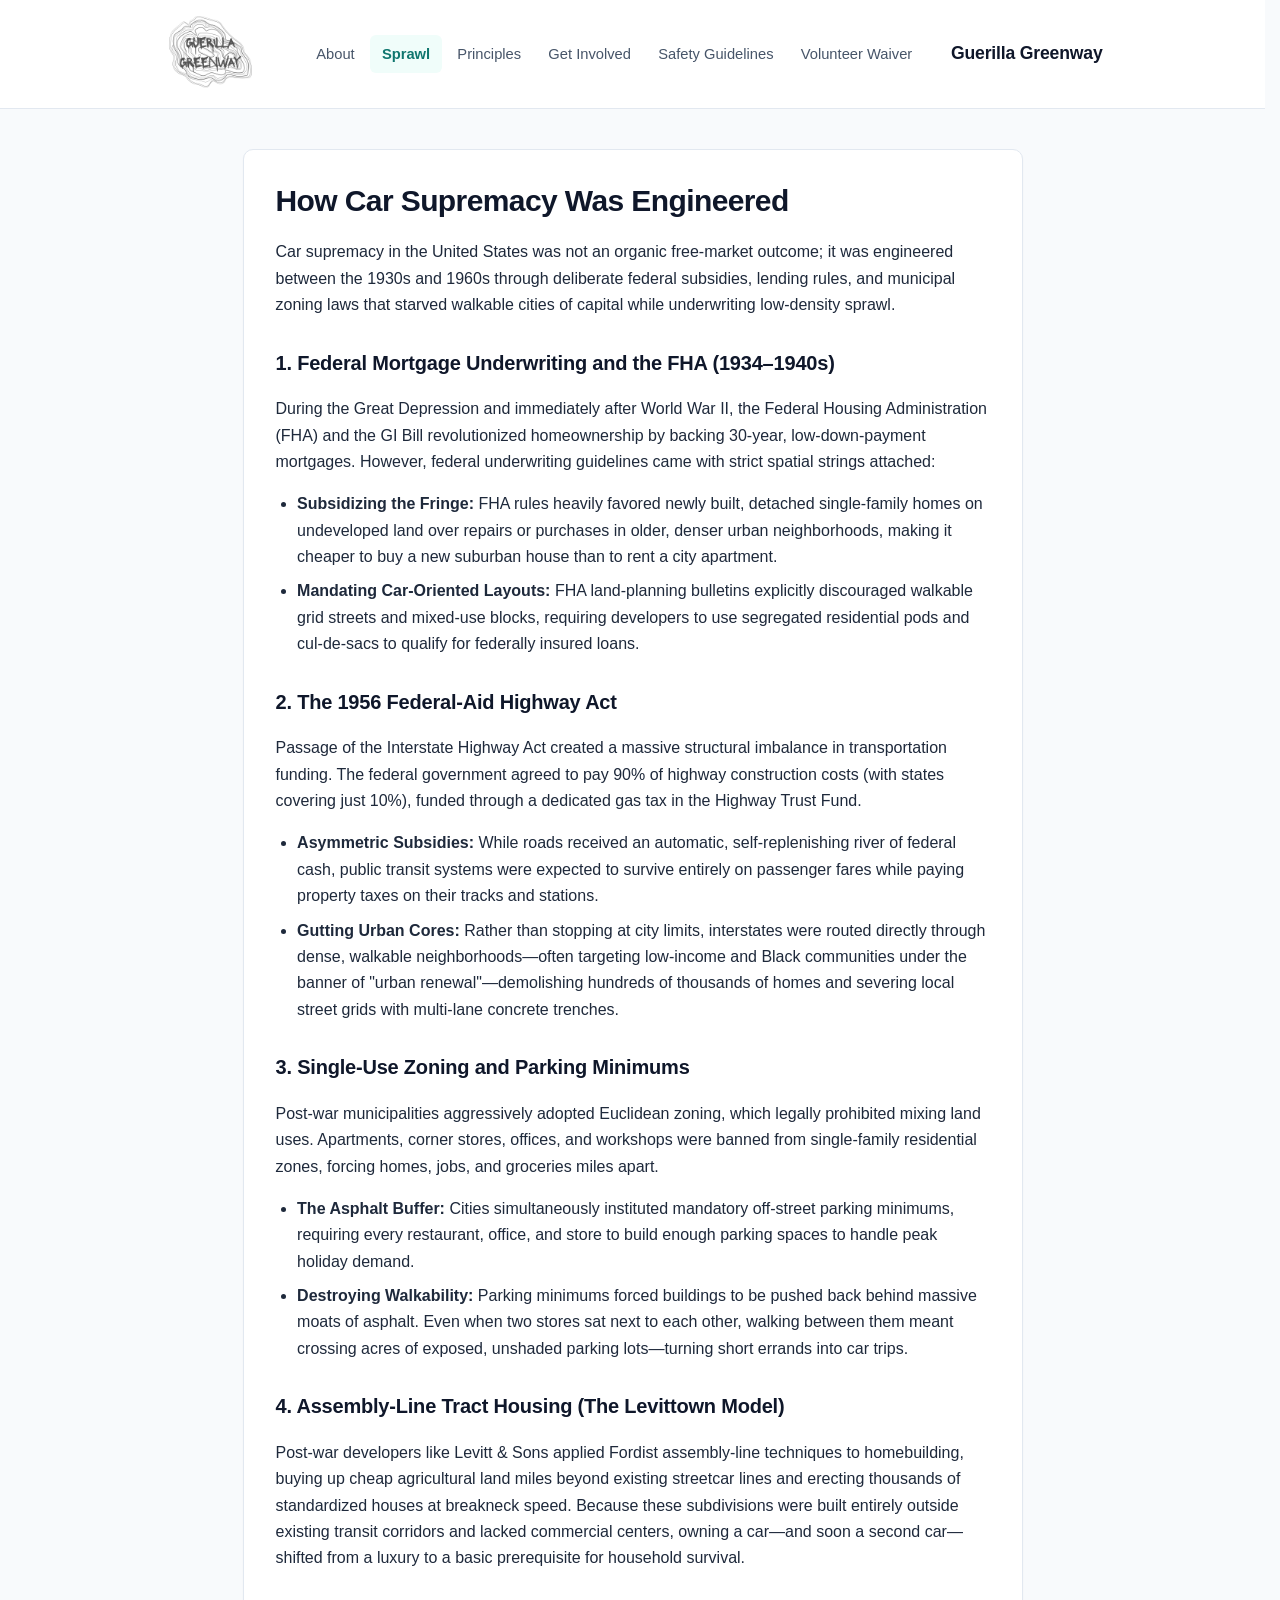
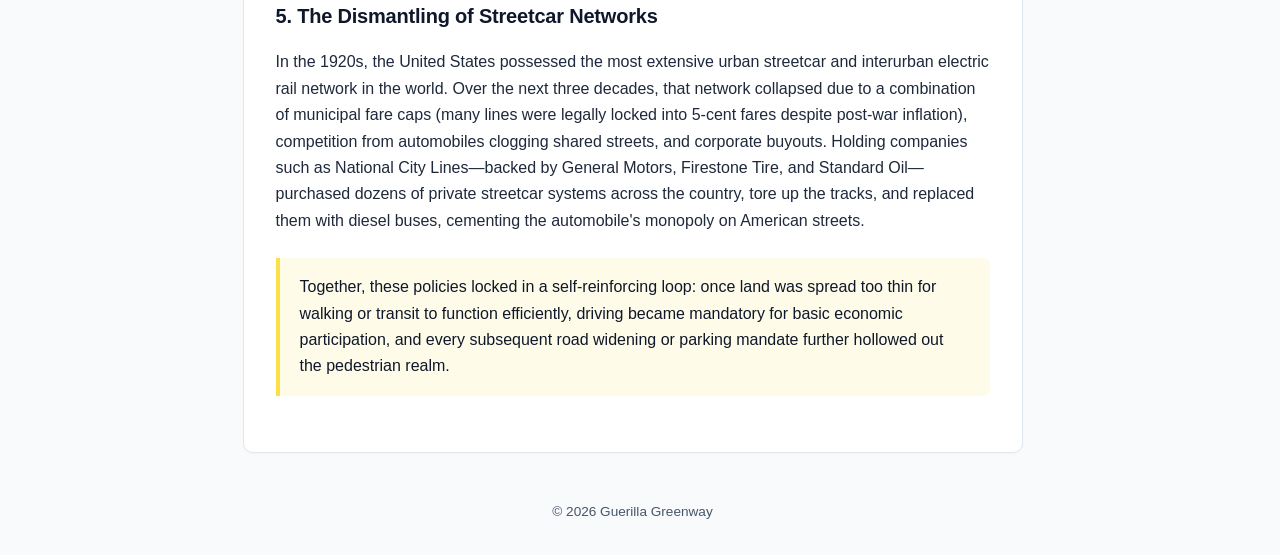
<file: history.html>
<!DOCTYPE html>
<html lang="en">
<head>
  <meta charset="UTF-8">
  <meta name="viewport" content="width=device-width, initial-scale=1.0">
  <title>History — Guerilla Greenway</title>
  <link rel="stylesheet" href="style.css">
</head>
<body>
  <header>
    <div class="nav-container">
      <a href="index.html" class="site-title">
        <span>Guerilla Greenway</span>
      </a>
      <nav>
        <a href="/">About</a>
        <a href="/history" class="active">Sprawl</a>
        <a href="/core" >Principles</a>
        <a href="/prep" >Get Involved</a>
        <a href="/safety">Safety Guidelines</a>
        <a href="/waiver">Volunteer Waiver</a>
      </nav>
    </div>
  </header>

  <main>
    <div class="card">
      <h1>How Car Supremacy Was Engineered</h1>
      <p>Car supremacy in the United States was not an organic free-market outcome; it was engineered between the 1930s and 1960s through deliberate federal subsidies, lending rules, and municipal zoning laws that starved walkable cities of capital while underwriting low-density sprawl.</p>

      <h2>1. Federal Mortgage Underwriting and the FHA (1934–1940s)</h2>
      <p>During the Great Depression and immediately after World War II, the Federal Housing Administration (FHA) and the GI Bill revolutionized homeownership by backing 30-year, low-down-payment mortgages. However, federal underwriting guidelines came with strict spatial strings attached:</p>
      <ul>
        <li><strong>Subsidizing the Fringe:</strong> FHA rules heavily favored newly built, detached single-family homes on undeveloped land over repairs or purchases in older, denser urban neighborhoods, making it cheaper to buy a new suburban house than to rent a city apartment.</li>
        <li><strong>Mandating Car-Oriented Layouts:</strong> FHA land-planning bulletins explicitly discouraged walkable grid streets and mixed-use blocks, requiring developers to use segregated residential pods and cul-de-sacs to qualify for federally insured loans.</li>
      </ul>

      <h2>2. The 1956 Federal-Aid Highway Act</h2>
      <p>Passage of the Interstate Highway Act created a massive structural imbalance in transportation funding. The federal government agreed to pay 90% of highway construction costs (with states covering just 10%), funded through a dedicated gas tax in the Highway Trust Fund.</p>
      <ul>
        <li><strong>Asymmetric Subsidies:</strong> While roads received an automatic, self-replenishing river of federal cash, public transit systems were expected to survive entirely on passenger fares while paying property taxes on their tracks and stations.</li>
        <li><strong>Gutting Urban Cores:</strong> Rather than stopping at city limits, interstates were routed directly through dense, walkable neighborhoods—often targeting low-income and Black communities under the banner of "urban renewal"—demolishing hundreds of thousands of homes and severing local street grids with multi-lane concrete trenches.</li>
      </ul>

      <h2>3. Single-Use Zoning and Parking Minimums</h2>
      <p>Post-war municipalities aggressively adopted Euclidean zoning, which legally prohibited mixing land uses. Apartments, corner stores, offices, and workshops were banned from single-family residential zones, forcing homes, jobs, and groceries miles apart.</p>
      <ul>
        <li><strong>The Asphalt Buffer:</strong> Cities simultaneously instituted mandatory off-street parking minimums, requiring every restaurant, office, and store to build enough parking spaces to handle peak holiday demand.</li>
        <li><strong>Destroying Walkability:</strong> Parking minimums forced buildings to be pushed back behind massive moats of asphalt. Even when two stores sat next to each other, walking between them meant crossing acres of exposed, unshaded parking lots—turning short errands into car trips.</li>
      </ul>

      <h2>4. Assembly-Line Tract Housing (The Levittown Model)</h2>
      <p>Post-war developers like Levitt & Sons applied Fordist assembly-line techniques to homebuilding, buying up cheap agricultural land miles beyond existing streetcar lines and erecting thousands of standardized houses at breakneck speed. Because these subdivisions were built entirely outside existing transit corridors and lacked commercial centers, owning a car—and soon a second car—shifted from a luxury to a basic prerequisite for household survival.</p>

      <h2>5. The Dismantling of Streetcar Networks</h2>
      <p>In the 1920s, the United States possessed the most extensive urban streetcar and interurban electric rail network in the world. Over the next three decades, that network collapsed due to a combination of municipal fare caps (many lines were legally locked into 5-cent fares despite post-war inflation), competition from automobiles clogging shared streets, and corporate buyouts. Holding companies such as National City Lines—backed by General Motors, Firestone Tire, and Standard Oil—purchased dozens of private streetcar systems across the country, tore up the tracks, and replaced them with diesel buses, cementing the automobile's monopoly on American streets.</p>

      <div class="callout">
        Together, these policies locked in a self-reinforcing loop: once land was spread too thin for walking or transit to function efficiently, driving became mandatory for basic economic participation, and every subsequent road widening or parking mandate further hollowed out the pedestrian realm.
      </div>
    </div>
  </main>

  <footer>
    © 2026 Guerilla Greenway
  </footer>
</body>
</html>
</file>
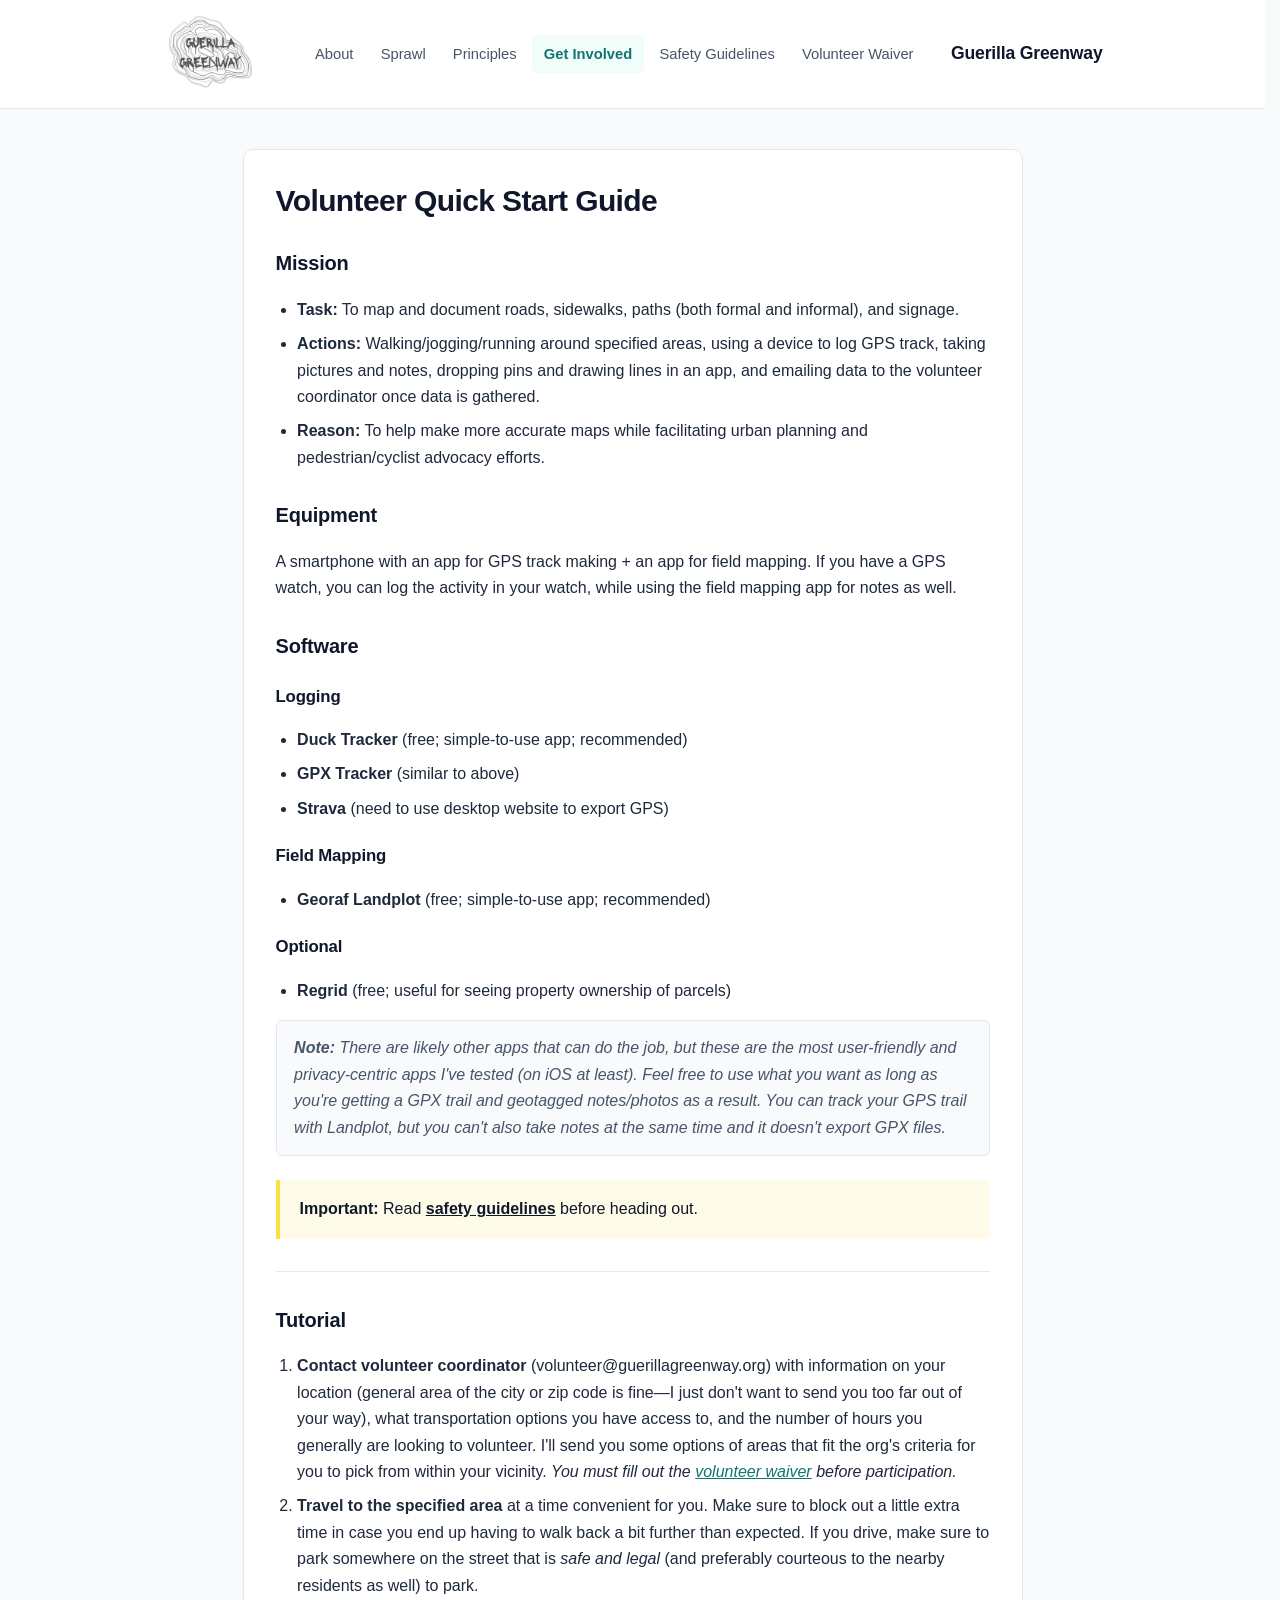
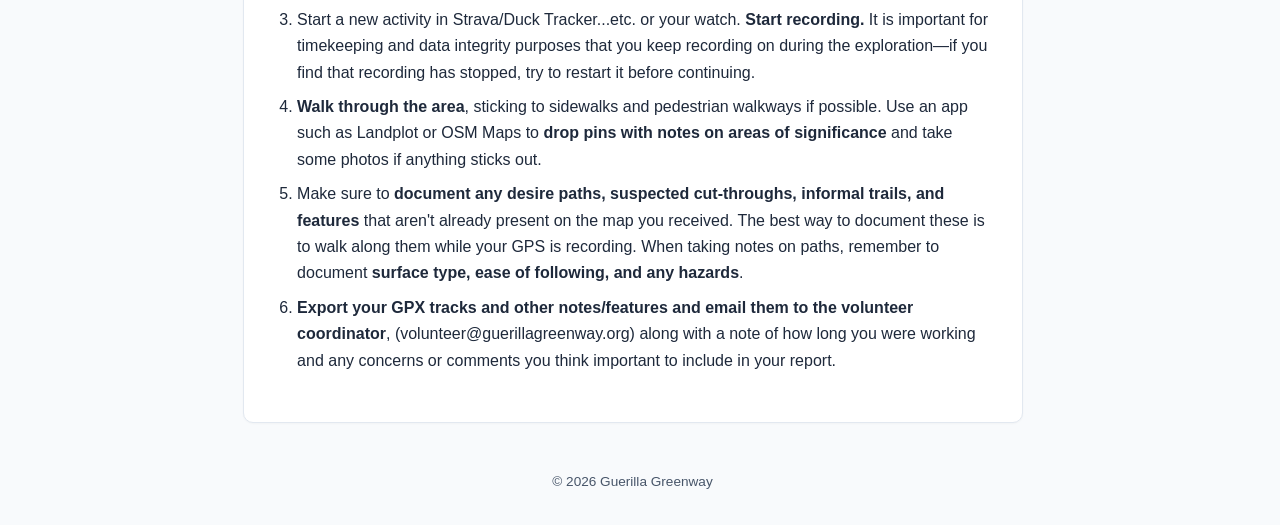
<file: prep.html>
<!DOCTYPE html>
<html lang="en">
<head>
  <meta charset="UTF-8">
  <meta name="viewport" content="width=device-width, initial-scale=1.0">
  <title>Get Involved — Guerilla Greenway</title>
  <link rel="stylesheet" href="style.css">
</head>
<body>
  <header>
    <div class="nav-container">
      <a href="index.html" class="site-title">
        <span>Guerilla Greenway</span>
      </a>
      <nav>
        <a href="/">About</a>
        <a href="/history" >Sprawl</a>
        <a href="/core" >Principles</a>
        <a href="/prep" class="active">Get Involved</a>
        <a href="/safety">Safety Guidelines</a>
        <a href="/waiver">Volunteer Waiver</a>
      </nav>
    </div>
  </header>

  <main>
    <div class="card">
      <h1>Volunteer Quick Start Guide</h1>

      <h2>Mission</h2>
      <ul>
        <li><strong>Task:</strong> To map and document roads, sidewalks, paths (both formal and informal), and signage.</li>
        <li><strong>Actions:</strong> Walking/jogging/running around specified areas, using a device to log GPS track, taking pictures and notes, dropping pins and drawing lines in an app, and emailing data to the volunteer coordinator once data is gathered.</li>
        <li><strong>Reason:</strong> To help make more accurate maps while facilitating urban planning and pedestrian/cyclist advocacy efforts.</li>
      </ul>

      <h2>Equipment</h2>
      <p>A smartphone with an app for GPS track making + an app for field mapping. If you have a GPS watch, you can log the activity in your watch, while using the field mapping app for notes as well.</p>

      <h2>Software</h2>

      <h3>Logging</h3>
      <ul>
        <li><strong>Duck Tracker</strong> (free; simple-to-use app; recommended)</li>
        <li><strong>GPX Tracker</strong> (similar to above)</li>
        <li><strong>Strava</strong> (need to use desktop website to export GPS)</li>
      </ul>

      <h3>Field Mapping</h3>
      <ul>
        <li><strong>Georaf Landplot</strong> (free; simple-to-use app; recommended)</li>
      </ul>

      <h3>Optional</h3>
      <ul>
        <li><strong>Regrid</strong> (free; useful for seeing property ownership of parcels)</li>
      </ul>

      <p style="font-style: italic; color: #475569; background: #f8fafc; padding: 0.9rem 1.1rem; border-radius: 6px; border: 1px solid #e2e8f0;">
        <strong>Note:</strong> There are likely other apps that can do the job, but these are the most user-friendly and privacy-centric apps I've tested (on iOS at least). Feel free to use what you want as long as you're getting a GPX trail and geotagged notes/photos as a result. You can track your GPS trail with Landplot, but you can't also take notes at the same time and it doesn't export GPX files.
      </p>

      <div class="callout">
        <strong>Important:</strong> Read <a href="safety.html" style="color: inherit; font-weight: 600;">safety guidelines</a> before heading out.
      </div>

      <hr style="border: 0; border-top: 1px solid #e2e8f0; margin: 2rem 0;">

      <h2>Tutorial</h2>
      <ol>
        <li><strong>Contact volunteer coordinator</strong> (volunteer@guerillagreenway.org) with information on your location (general area of the city or zip code is fine—I just don't want to send you too far out of your way), what transportation options you have access to, and the number of hours you generally are looking to volunteer. I'll send you some options of areas that fit the org's criteria for you to pick from within your vicinity. <em>You must fill out the <a href="waiver.html" style="color: var(--accent);">volunteer waiver</a> before participation.</em></li>
        <li><strong>Travel to the specified area</strong> at a time convenient for you. Make sure to block out a little extra time in case you end up having to walk back a bit further than expected. If you drive, make sure to park somewhere on the street that is <em>safe and legal</em> (and preferably courteous to the nearby residents as well) to park.</li>
        <li>Start a new activity in Strava/Duck Tracker...etc. or your watch. <strong>Start recording.</strong> It is important for timekeeping and data integrity purposes that you keep recording on during the exploration—if you find that recording has stopped, try to restart it before continuing.</li>
        <li><strong>Walk through the area</strong>, sticking to sidewalks and pedestrian walkways if possible. Use an app such as Landplot or OSM Maps to <strong>drop pins with notes on areas of significance</strong> and take some photos if anything sticks out.</li>
        <li>Make sure to <strong>document any desire paths, suspected cut-throughs, informal trails, and features</strong> that aren't already present on the map you received. The best way to document these is to walk along them while your GPS is recording. When taking notes on paths, remember to document <strong>surface type, ease of following, and any hazards</strong>.</li>
        <li><strong>Export your GPX tracks and other notes/features and email them to the volunteer coordinator</strong>, (volunteer@guerillagreenway.org) along with a note of how long you were working and any concerns or comments you think important to include in your report.</li>
      </ol>
    </div>
  </main>

  <footer>
    © 2026 Guerilla Greenway
  </footer>
</body>
</html>
</file>
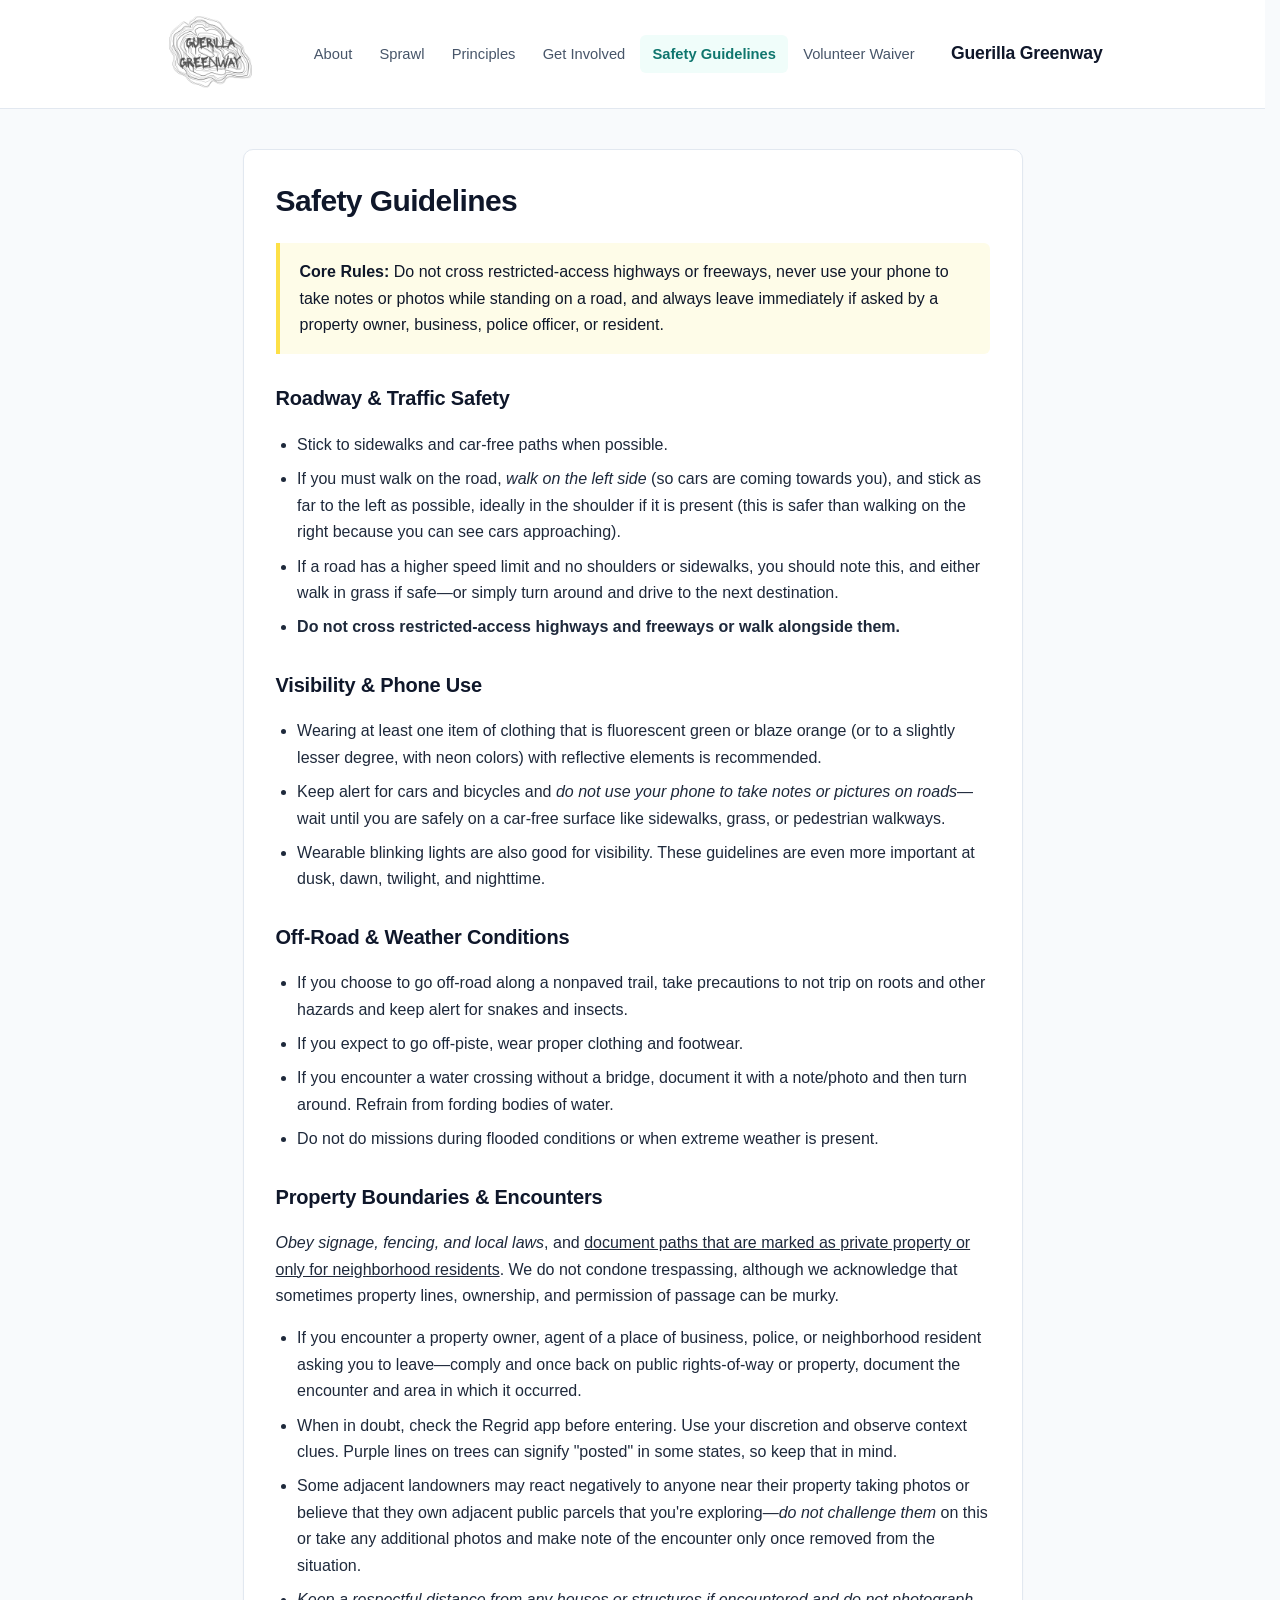
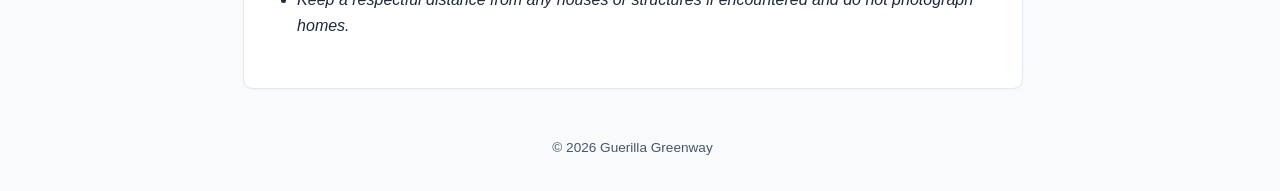
<file: safety.html>
<!DOCTYPE html>
<html lang="en">
<head>
  <meta charset="UTF-8">
  <meta name="viewport" content="width=device-width, initial-scale=1.0">
  <title>Safety Guidelines — Guerilla Greenway</title>
  <link rel="stylesheet" href="style.css">
</head>
<body>
  <header>
    <div class="nav-container">
      <a href="index.html" class="site-title">
        <span>Guerilla Greenway</span>
      </a>
      <nav>
        <a href="/">About</a>
        <a href="/history" >Sprawl</a>
        <a href="/core" >Principles</a>
        <a href="/prep" >Get Involved</a>
        <a href="/safety"class="active">Safety Guidelines</a>
        <a href="/waiver">Volunteer Waiver</a>
      </nav>
    </div>
  </header>

  <main>
    <div class="card">
      <h1>Safety Guidelines</h1>

      <div class="callout">
        <strong>Core Rules:</strong> Do not cross restricted-access highways or freeways, never use your phone to take notes or photos while standing on a road, and always leave immediately if asked by a property owner, business, police officer, or resident.
      </div>

      <h2>Roadway & Traffic Safety</h2>
      <ul>
        <li>Stick to sidewalks and car-free paths when possible.</li>
        <li>If you must walk on the road, <em>walk on the left side</em> (so cars are coming towards you), and stick as far to the left as possible, ideally in the shoulder if it is present (this is safer than walking on the right because you can see cars approaching).</li>
        <li>If a road has a higher speed limit and no shoulders or sidewalks, you should note this, and either walk in grass if safe—or simply turn around and drive to the next destination.</li>
        <li><strong>Do not cross restricted-access highways and freeways or walk alongside them.</strong></li>
      </ul>

      <h2>Visibility & Phone Use</h2>
      <ul>
        <li>Wearing at least one item of clothing that is fluorescent green or blaze orange (or to a slightly lesser degree, with neon colors) with reflective elements is recommended.</li>
        <li>Keep alert for cars and bicycles and <em>do not use your phone to take notes or pictures on roads</em>—wait until you are safely on a car-free surface like sidewalks, grass, or pedestrian walkways.</li>
        <li>Wearable blinking lights are also good for visibility. These guidelines are even more important at dusk, dawn, twilight, and nighttime.</li>
      </ul>

      <h2>Off-Road & Weather Conditions</h2>
      <ul>
        <li>If you choose to go off-road along a nonpaved trail, take precautions to not trip on roots and other hazards and keep alert for snakes and insects.</li>
        <li>If you expect to go off-piste, wear proper clothing and footwear.</li>
        <li>If you encounter a water crossing without a bridge, document it with a note/photo and then turn around. Refrain from fording bodies of water.</li>
        <li>Do not do missions during flooded conditions or when extreme weather is present.</li>
      </ul>

      <h2>Property Boundaries & Encounters</h2>
      <p><em>Obey signage, fencing, and local laws</em>, and <u>document paths that are marked as private property or only for neighborhood residents</u>. We do not condone trespassing, although we acknowledge that sometimes property lines, ownership, and permission of passage can be murky.</p>
      <ul>
        <li>If you encounter a property owner, agent of a place of business, police, or neighborhood resident asking you to leave—comply and once back on public rights-of-way or property, document the encounter and area in which it occurred.</li>
        <li>When in doubt, check the Regrid app before entering. Use your discretion and observe context clues. Purple lines on trees can signify "posted" in some states, so keep that in mind.</li>
        <li>Some adjacent landowners may react negatively to anyone near their property taking photos or believe that they own adjacent public parcels that you're exploring—<em>do not challenge them</em> on this or take any additional photos and make note of the encounter only once removed from the situation.</li>
        <li><em>Keep a respectful distance from any houses or structures if encountered and do not photograph homes.</em></li>
      </ul>
    </div>
  </main>

  <footer>
    © 2026 Guerilla Greenway
  </footer>
</body>
</html>
</file>
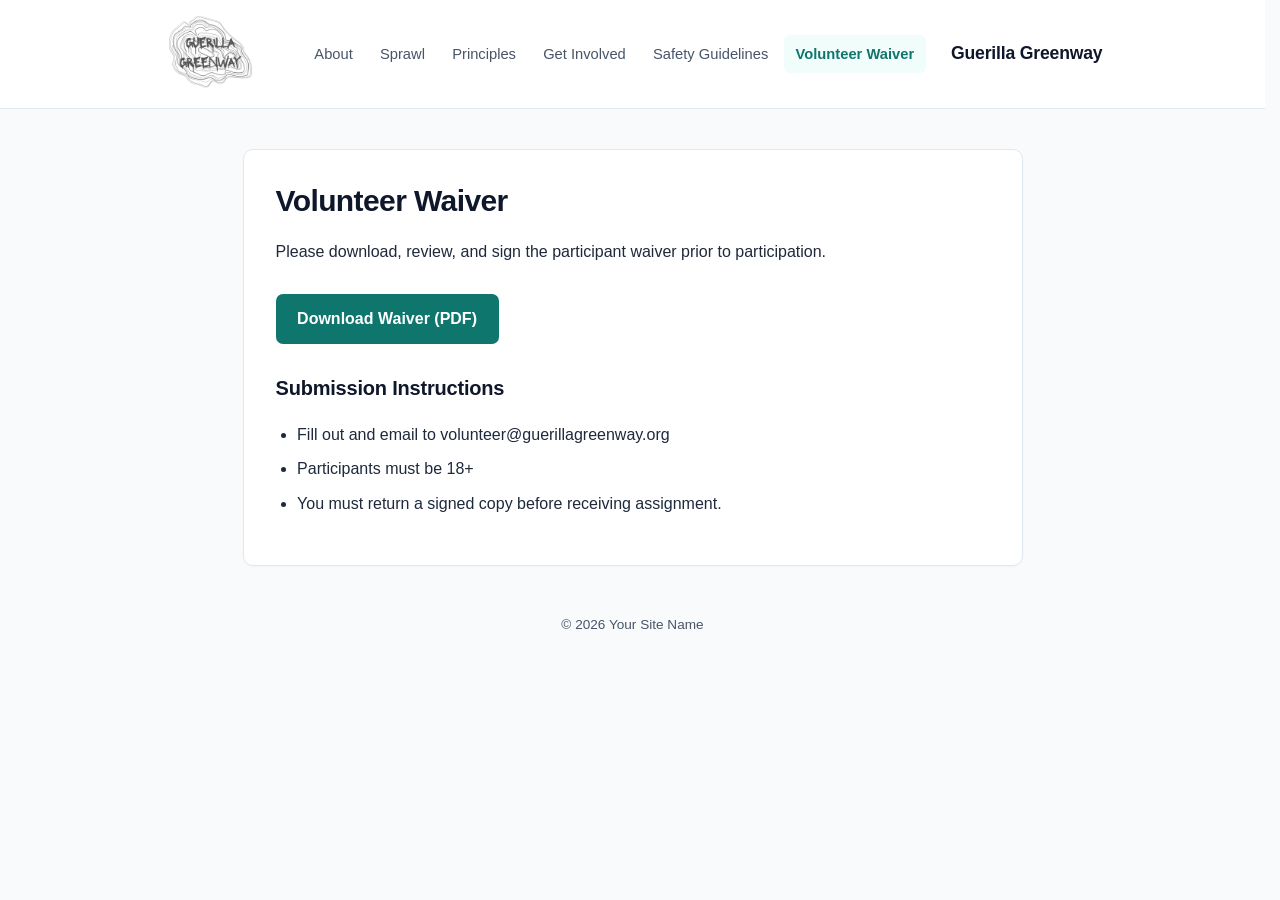
<file: waiver.html>
<!DOCTYPE html>
<html lang="en">
<head>
  <meta charset="UTF-8">
  <meta name="viewport" content="width=device-width, initial-scale=1.0">
  <title>Get Involved — Guerilla Greenway</title>
  <link rel="stylesheet" href="style.css">
</head>
<body>
  <header>
    <div class="nav-container">
      <a href="index.html" class="site-title">
        <span>Guerilla Greenway</span>
      </a>
      <nav>
        <a href="/">About</a>
        <a href="/history" >Sprawl</a>
        <a href="/core" >Principles</a>
        <a href="/prep" >Get Involved</a>
        <a href="/safety">Safety Guidelines</a>
        <a href="/waiver"class="active">Volunteer Waiver</a>
      </nav>
    </div>
  </header>

  <main>
    <div class="card">
      <h1>Volunteer Waiver</h1>
      <p>Please download, review, and sign the participant waiver prior to participation.</p>

      <a href="guerilla-greenway-volunteer-waiver.pdf" class="btn" download>Download Waiver (PDF)</a>

      <h2>Submission Instructions</h2>
      <ul>
        <li>Fill out and email to volunteer@guerillagreenway.org</li>
        <li>Participants must be 18+</li>
        <li>You must return a signed copy before receiving assignment.</li>
      </ul>
    </div>
  </main>

  <footer>
    © 2026 Your Site Name
  </footer>
</body>
</html>
</file>
<file: style.css>
html {
  scrollbar-gutter: stable;
}

:root {
  --bg: #f8fafc;
  --surface: #ffffff;
  --text: #0f172a;
  --muted: #475569;
  --border: #e2e8f0;
  --accent: #0f766e;
  --accent-hover: #115e59;
  --warn-bg: #fefce8;
  --warn-border: #fde047;
}

* {
  box-sizing: border-box;
}

body {
  margin: 0;
  font-family: -apple-system, BlinkMacSystemFont, "Segoe UI", Roboto, Helvetica, Arial, sans-serif;
  background-color: var(--bg);
  color: var(--text);
  line-height: 1.65;
  -webkit-font-smoothing: antialiased;
}

/* Top Navigation Bar (Desktop) */
header {
  background: var(--surface);
  border-bottom: 1px solid var(--border);
  position: sticky;
  top: 0;
  z-index: 10;
}

.nav-container {
  max-width: 980px;
  margin: 0 auto;
  padding: 0.4rem 1.25rem;
  display: flex;
  flex-wrap: wrap;
  align-items: center;
  justify-content: space-between;
  min-height: 105px;
  gap: 0.75rem;
}

/* Logo on the far left */
.nav-container::before {
  content: "";
  order: 1;
  display: block;
  width: 115px;
  height: 95px;
  background-image: url("contour_logo.png");
  background-size: contain;
  background-repeat: no-repeat;
  background-position: left center;
  flex-shrink: 0;
}

/* Navigation tabs in the middle */
nav {
  order: 2;
  display: flex;
  gap: 0.2rem;
  flex-wrap: wrap;
}

nav a {
  text-decoration: none;
  color: var(--muted);
  font-size: 0.92rem;
  font-weight: 500;
  padding: 0.45rem 0.75rem;
  border-radius: 6px;
  transition: background-color 0.15s ease, color 0.15s ease;
}

nav a:hover {
  background-color: var(--bg);
  color: var(--text);
}

nav a.active {
  background-color: #f0fdfa;
  color: var(--accent);
  font-weight: 600;
}

/* Organization name on the far right */
.site-title {
  order: 3;
  font-weight: 700;
  font-size: 1.1rem;
  color: var(--text);
  text-decoration: none;
  letter-spacing: -0.01em;
  white-space: nowrap;
}

/* Main Content Area */
main {
  max-width: 820px;
  margin: 2.5rem auto;
  padding: 0 1.25rem;
}

.card {
  background: var(--surface);
  border: 1px solid var(--border);
  border-radius: 10px;
  padding: 2rem;
  box-shadow: 0 1px 2px rgba(0, 0, 0, 0.03);
}

h1 {
  margin-top: 0;
  font-size: 1.875rem;
  letter-spacing: -0.02em;
  line-height: 1.25;
}

h2 {
  margin-top: 1.75rem;
  font-size: 1.25rem;
  letter-spacing: -0.01em;
}

h3 {
  margin-top: 1.25rem;
  font-size: 1.05rem;
  letter-spacing: -0.01em;
}

p, li {
  color: #1e293b;
}

ul, ol {
  padding-left: 1.35rem;
}

li {
  margin-bottom: 0.5rem;
}

/* About Page Q&A Sections */
.faq-item {
  margin-bottom: 1.75rem;
}

.faq-item:last-child {
  margin-bottom: 0;
}

.faq-item h2 {
  margin-top: 0;
  margin-bottom: 0.5rem;
  color: var(--accent);
  font-size: 1.15rem;
}

.faq-item p {
  margin-top: 0;
  margin-bottom: 0.85rem;
}

/* Highlight / Safety Callout Box */
.callout {
  background: var(--warn-bg);
  border-left: 4px solid var(--warn-border);
  padding: 1rem 1.25rem;
  border-radius: 0 6px 6px 0;
  margin: 1.5rem 0;
}

/* PDF Download Button */
.btn {
  display: inline-block;
  margin-top: 0.75rem;
  background-color: var(--accent);
  color: #ffffff;
  text-decoration: none;
  font-weight: 600;
  padding: 0.75rem 1.35rem;
  border-radius: 7px;
  transition: background-color 0.15s ease;
}

.btn:hover {
  background-color: var(--accent-hover);
}

footer {
  max-width: 820px;
  margin: 3rem auto 2rem;
  padding: 0 1.25rem;
  font-size: 0.85rem;
  color: var(--muted);
  text-align: center;
}

/* Mobile Formatting (iPhone mini & phones) */
@media (max-width: 768px) {
  header {
    position: static;
  }

  .nav-container {
    min-height: auto;
    padding: 0.5rem 1rem;
    gap: 0.5rem;
  }

  .nav-container::before {
    order: 1;
    width: 54px;
    height: 44px;
  }

  .site-title {
    order: 2;
    font-size: 1.05rem;
  }

  nav {
    order: 3;
    width: 100%;
    flex-wrap: nowrap;
    overflow-x: auto;
    -webkit-overflow-scrolling: touch;
    scrollbar-width: none;
    border-top: 1px solid var(--border);
    padding-top: 0.45rem;
    gap: 0.25rem;
  }

  nav::-webkit-scrollbar {
    display: none;
  }

  nav a {
    white-space: nowrap;
    font-size: 0.88rem;
    padding: 0.35rem 0.65rem;
  }

  main {
    margin: 1.25rem auto;
    padding: 0 0.85rem;
  }

  .card {
    padding: 1.35rem;
  }
}
</file>
